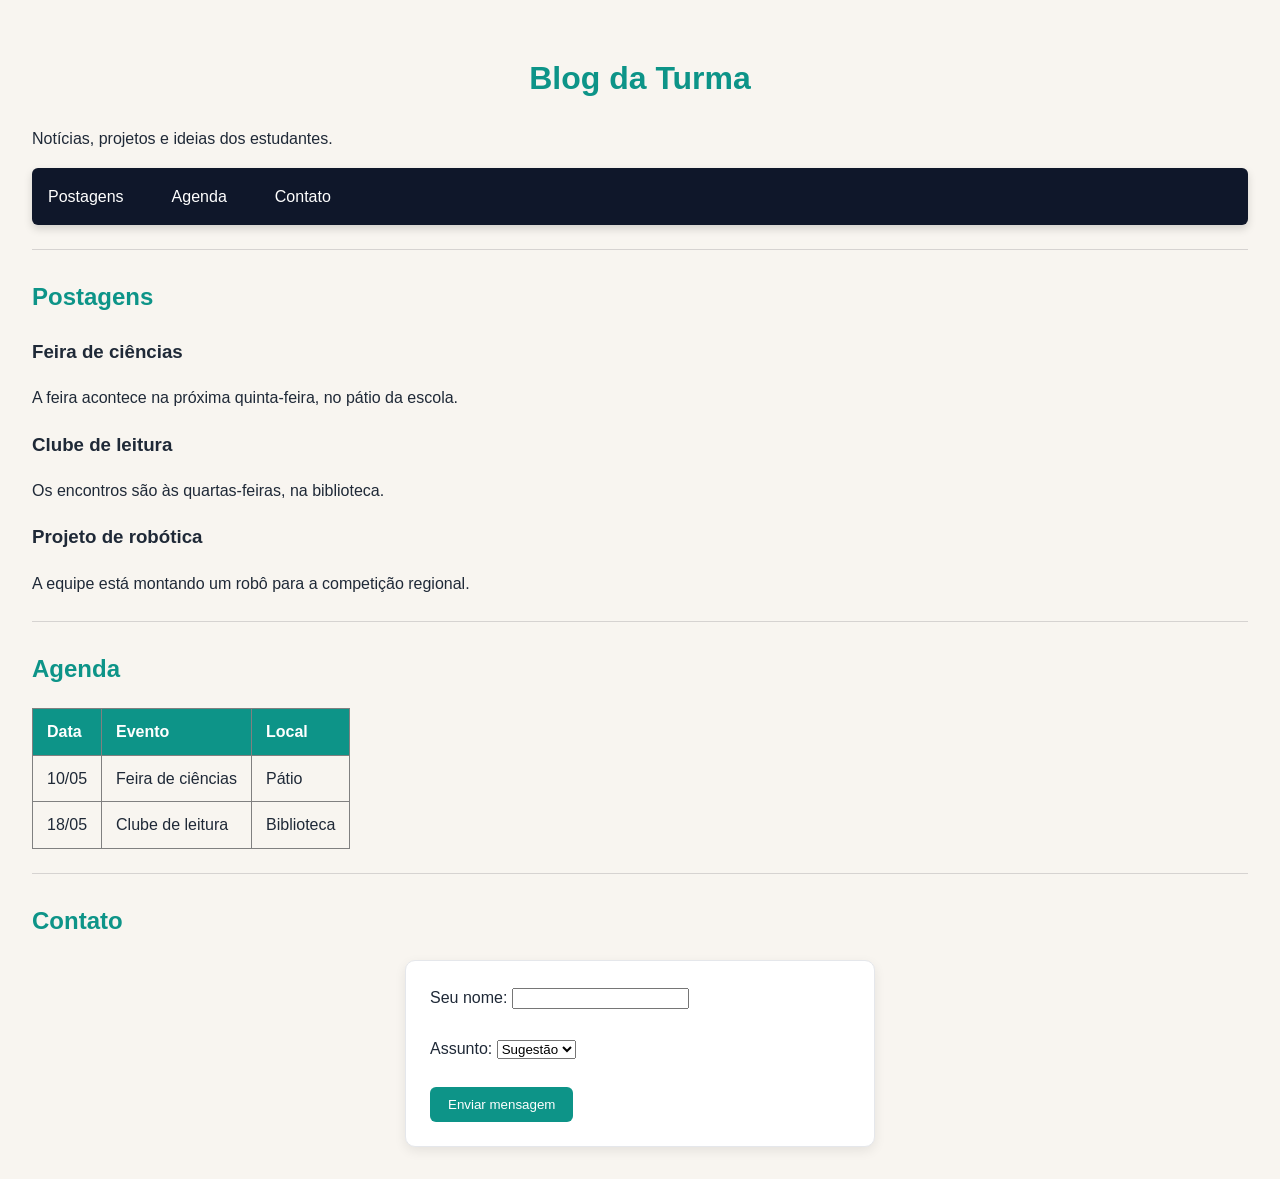
<file: index.html>
<!DOCTYPE html>
<html lang="pt-BR">
<head>
    <meta charset="UTF-8">
    <title>Blog da Turma</title>
    <link rel="stylesheet" href="estilo.css">
</head>
<body>
    <h1>Blog da Turma</h1>
    <p>Notícias, projetos e ideias dos estudantes.</p>

    <nav>
        <a href="#postagens">Postagens</a>
        |
        <a href="#agenda">Agenda</a>
        |
        <a href="#contato">Contato</a>
    </nav>

    <hr>

    <h2 id="postagens">Postagens</h2>

    <h3>Feira de ciências</h3>
    <p>A feira acontece na próxima quinta-feira, no pátio da escola.</p>

    <h3>Clube de leitura</h3>
    <p>Os encontros são às quartas-feiras, na biblioteca.</p>

    <h3>Projeto de robótica</h3>
    <p>A equipe está montando um robô para a competição regional.</p>

    <hr>

    <h2 id="agenda">Agenda</h2>

    <table border="1">
        <tr>
            <th>Data</th>
            <th>Evento</th>
            <th>Local</th>
        </tr>
        <tr>
            <td>10/05</td>
            <td>Feira de ciências</td>
            <td>Pátio</td>
        </tr>
        <tr>
            <td>18/05</td>
            <td>Clube de leitura</td>
            <td>Biblioteca</td>
        </tr>
    </table>

    <hr>

    <h2 id="contato">Contato</h2>

    <form action="https://httpbin.org/post" method="post">
        <label for="nome">Seu nome:</label>
        <input type="text" id="nome" name="nome" required>

        <br><br>

        <label for="assunto">Assunto:</label>
        <select id="assunto" name="assunto">
            <option>Sugestão</option>
            <option>Dúvida</option>
            <option>Elogio</option>
        </select>

        <br><br>

        <button type="submit">Enviar mensagem</button>
    </form>
</body>
</html>
</file>
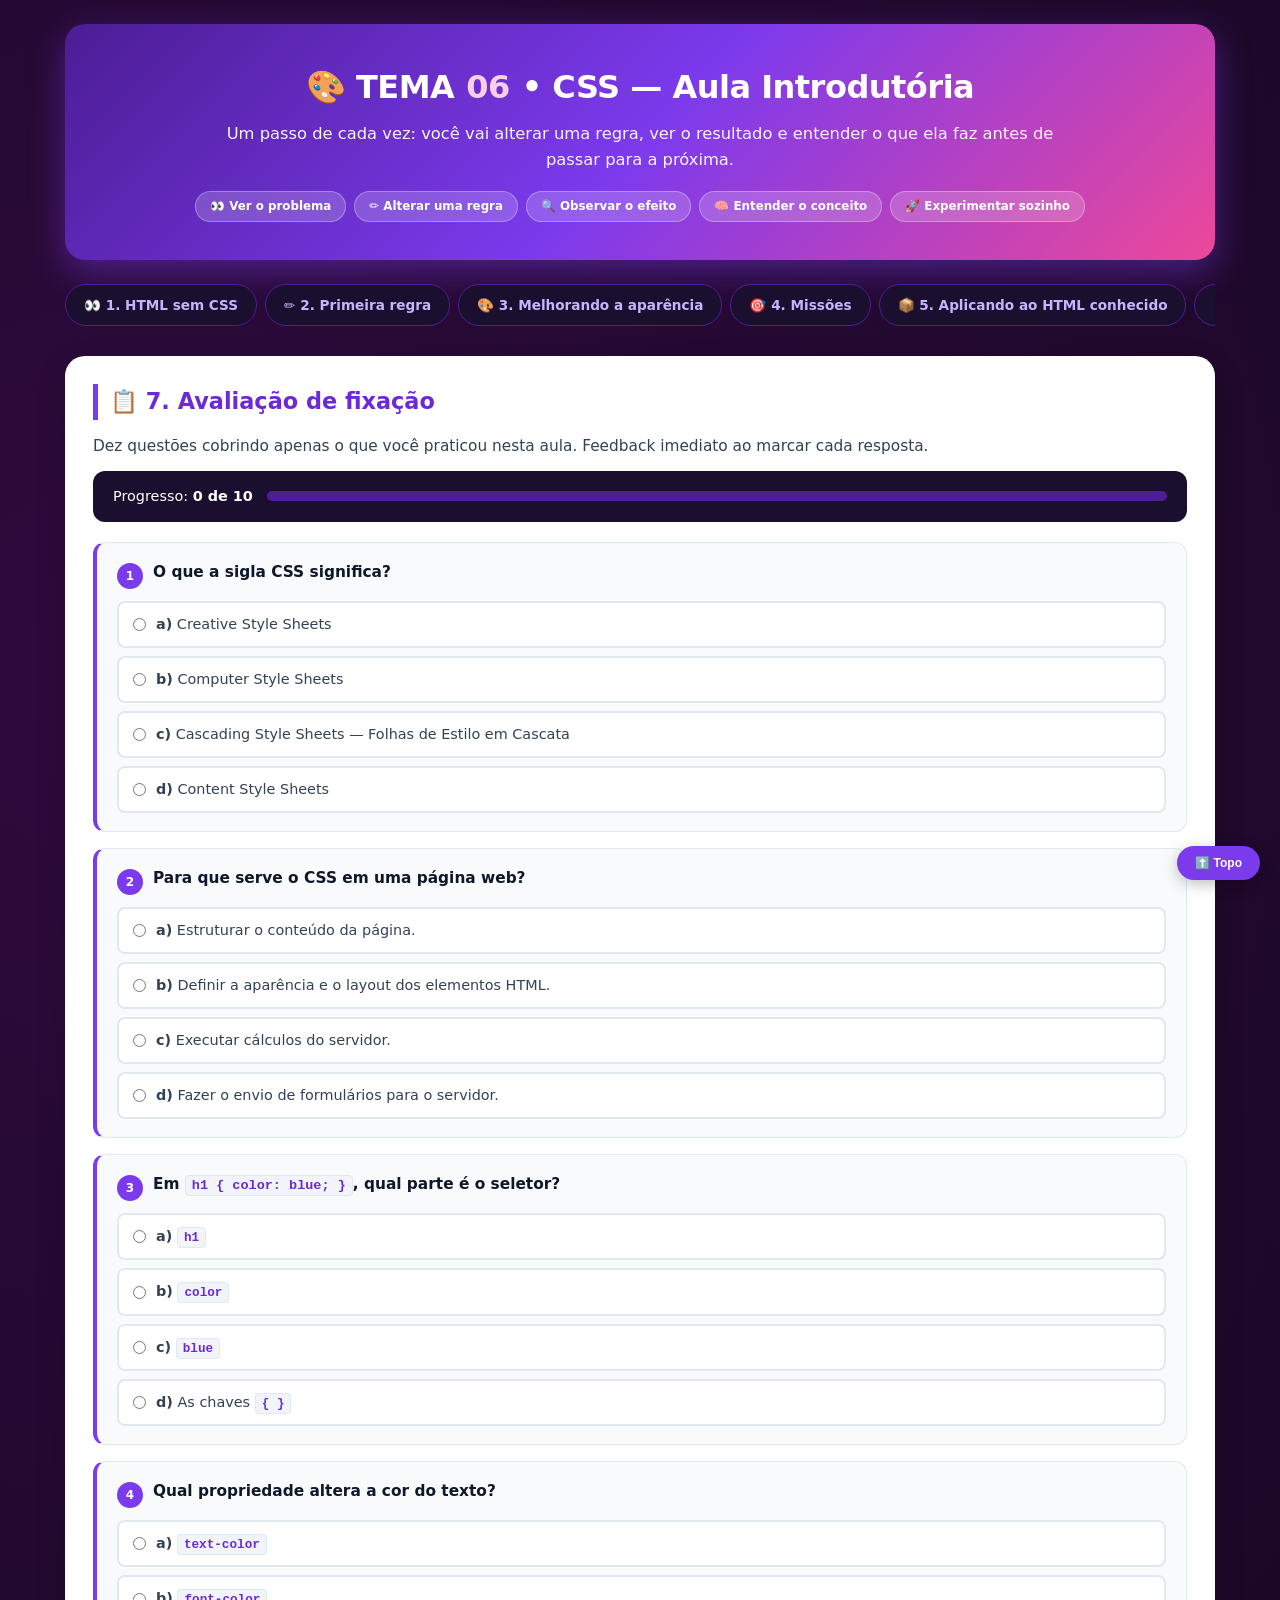
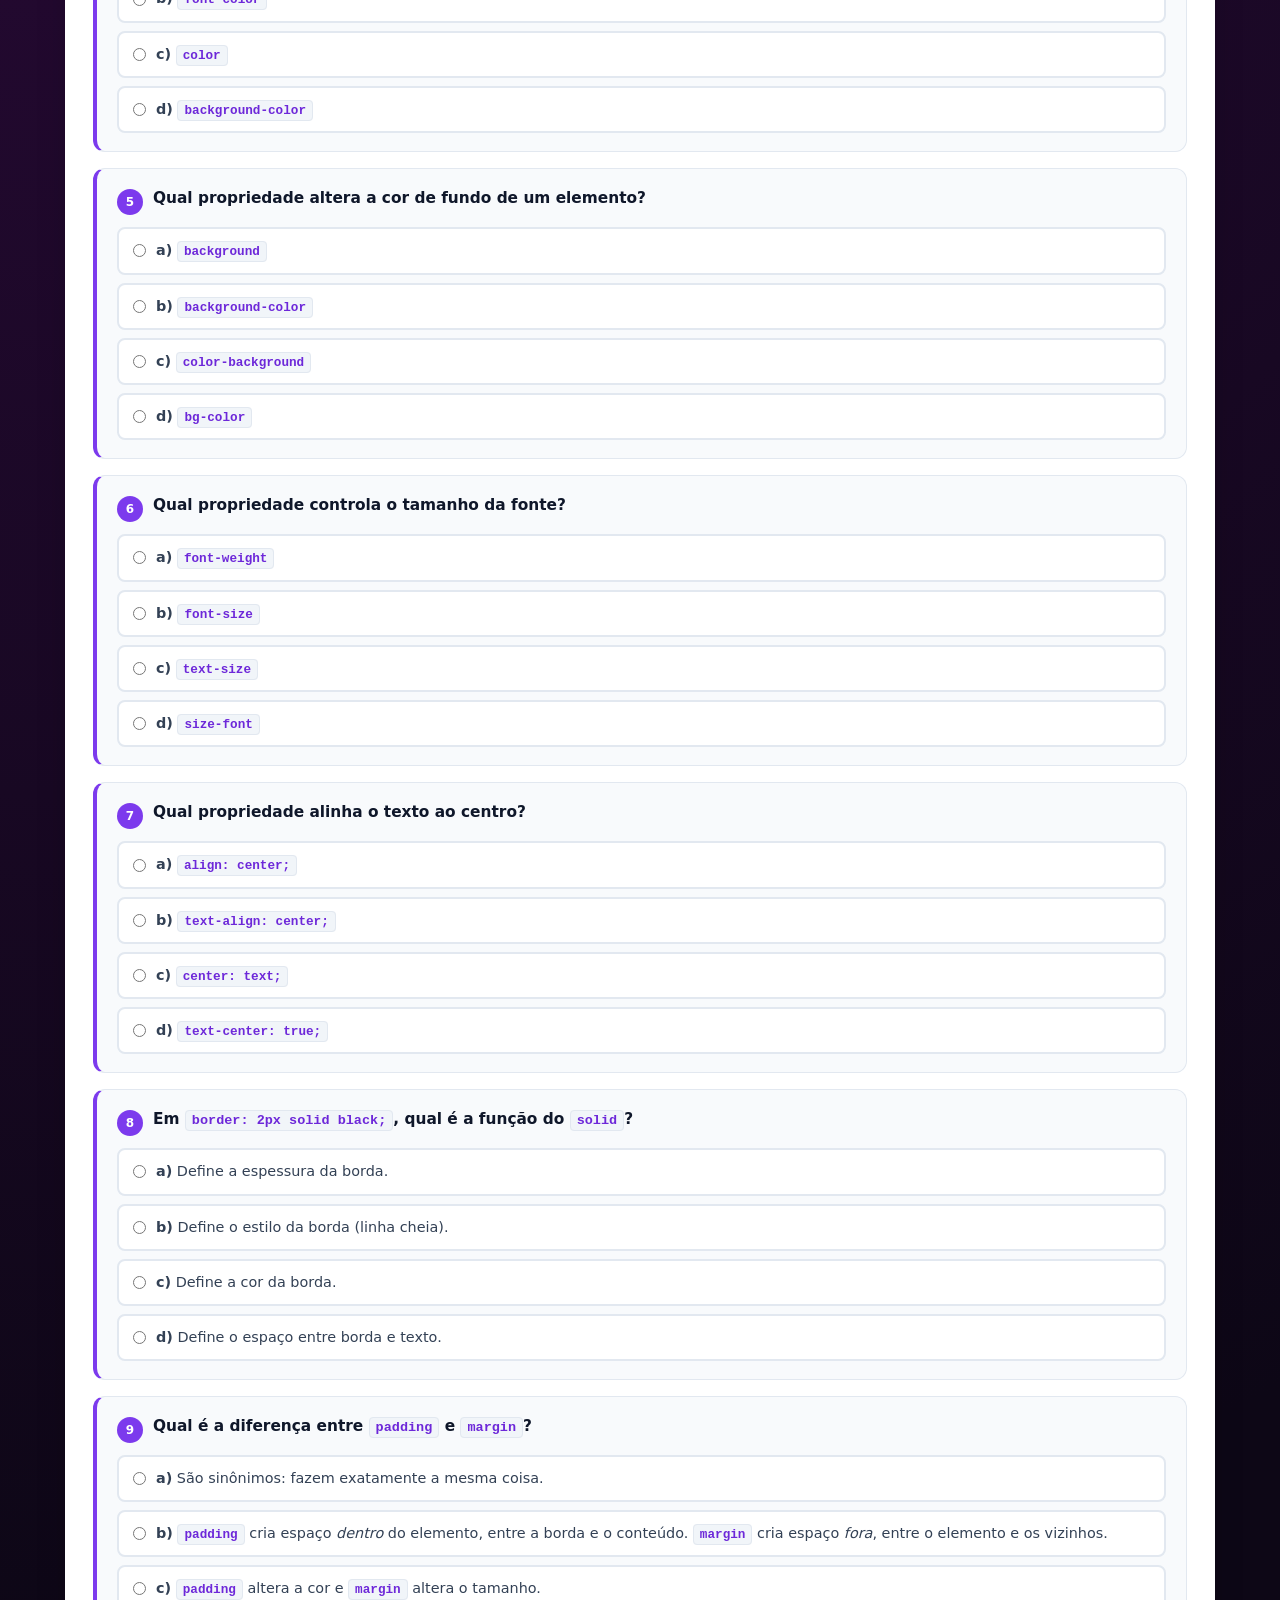
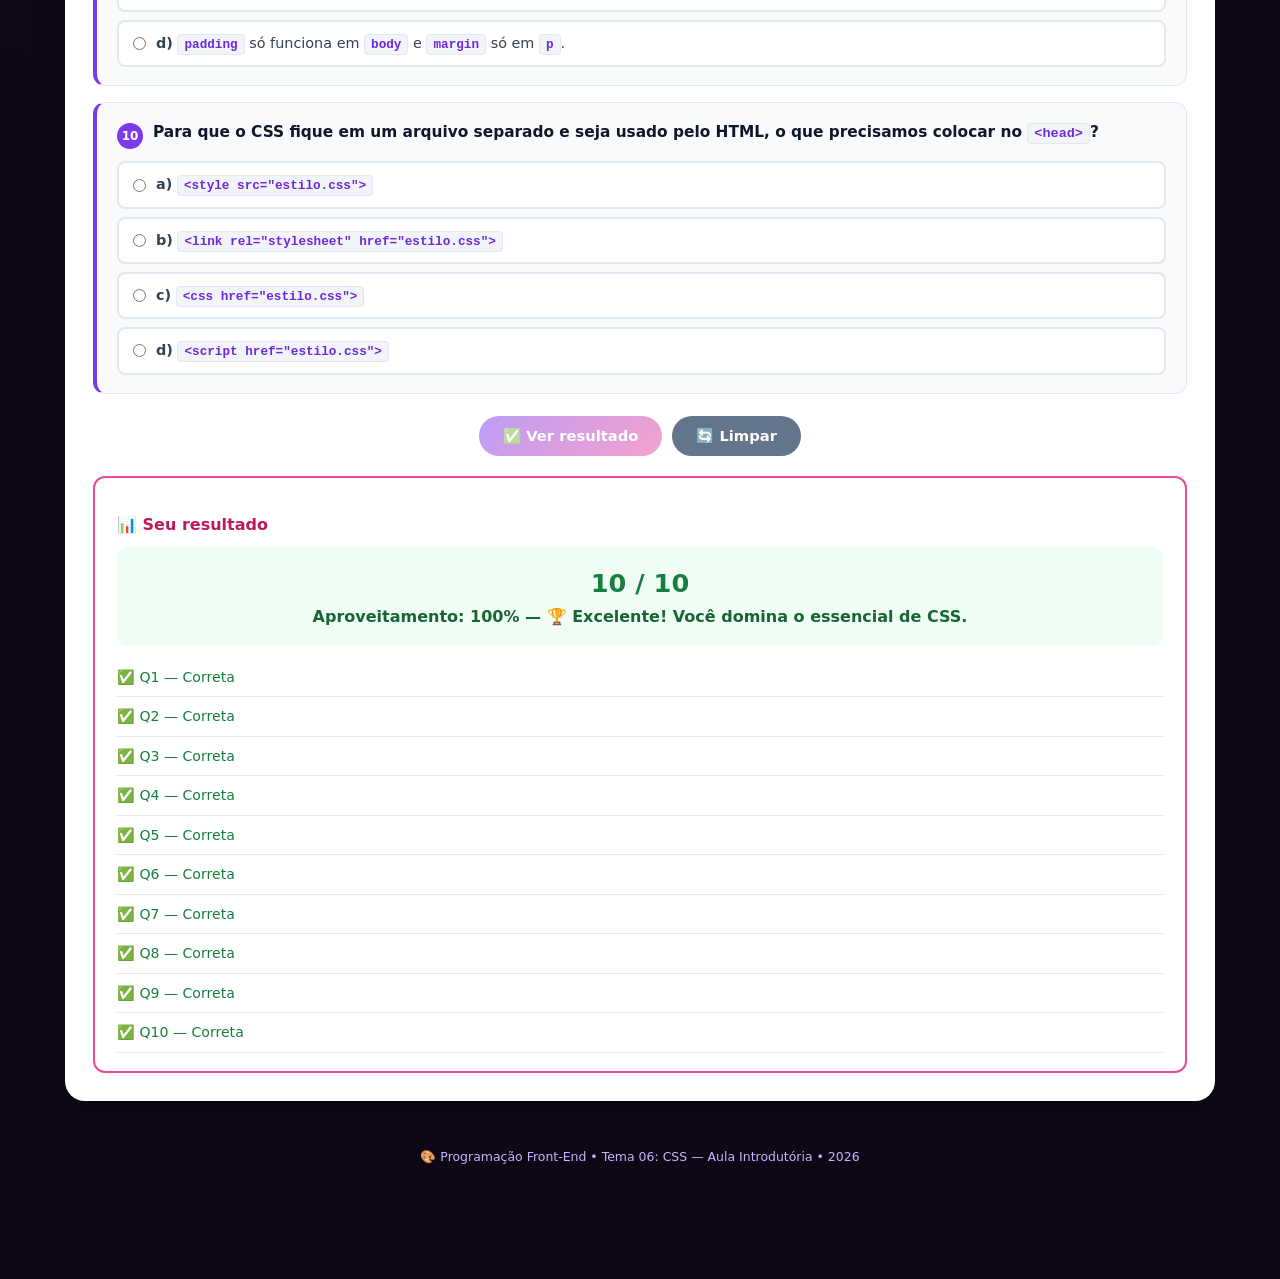
<file: 🎨 TEMA 06 • CSS — Aula Introdutória.html>
<!DOCTYPE html>
<!-- saved from url=(0059)https://almeida-cma.github.io/fe06/t6_css_introdutorio.html -->
<html lang="pt-BR"><head><meta http-equiv="Content-Type" content="text/html; charset=UTF-8">

<meta name="viewport" content="width=device-width, initial-scale=1.0">
<title>🎨 TEMA 06 • CSS — Aula Introdutória</title>
<style>
  :root{
    --bg-body:#0d0716;
    --surface-dark:#1a0f2e;
    --surface-hover:#2a1a44;
    --card-white:#ffffff;
    --primary:#7c3aed;
    --primary-hover:#6d28d9;
    --primary-light:#a78bfa;
    --accent:#ec4899;
    --accent-light:#f472b6;
    --text-dark:#0f172a;
    --text-muted:#64748b;
    --border-light:#e2e8f0;
    --border-dark:#4c1d95;
    --radius-main:20px;
    --transicao:all .25s ease;
    --ok:#16a34a;
    --ok-soft:#dcfce7;
    --no:#dc2626;
    --no-soft:#fee2e2;
  }
  *{margin:0;padding:0;box-sizing:border-box;}
  body{
    font-family:'Segoe UI',system-ui,-apple-system,sans-serif;
    background:radial-gradient(circle at 10% 15%,#2e0a3d 0%,#0d0716 65%);
    color:var(--text-dark);
    min-height:100vh;
    padding:24px 14px 90px;
    line-height:1.6;
  }
  .container{max-width:1150px;margin:0 auto;}

  .header{
    background:linear-gradient(135deg,#4c1d95 0%,#7c3aed 50%,#ec4899 100%);
    border-radius:var(--radius-main);
    padding:38px 24px;
    margin-bottom:24px;
    text-align:center;
    color:#fff;
    box-shadow:0 12px 35px rgba(124,58,237,.45);
  }
  .header h1{
    font-size:2rem;
    margin-bottom:8px;
    letter-spacing:-.5px;
    display:flex;
    align-items:center;
    justify-content:center;
    gap:12px;
    flex-wrap:wrap;
  }
  .header h1 span{color:#fbcfe8;}
  .header p{opacity:.95;font-size:1.02rem;max-width:860px;margin:0 auto;}
  .badge-group{display:flex;flex-wrap:wrap;gap:8px;justify-content:center;margin-top:18px;}
  .badge{
    background:rgba(255,255,255,.18);
    border:1px solid rgba(255,255,255,.3);
    padding:5px 14px;
    border-radius:30px;
    font-size:.74rem;
    font-weight:700;
    color:#fff;
  }

  .tabs-nav{
    display:flex;
    gap:8px;
    overflow-x:auto;
    padding-bottom:8px;
    margin-bottom:22px;
  }
  .tab-btn{
    background:var(--surface-dark);
    color:#c4b5fd;
    border:1px solid var(--border-dark);
    padding:12px 18px;
    border-radius:30px;
    font-size:.85rem;
    font-weight:700;
    cursor:pointer;
    white-space:nowrap;
    transition:var(--transicao);
    font-family:inherit;
  }
  .tab-btn:hover{color:#fff;background:var(--surface-hover);}
  .tab-btn.active{
    background:linear-gradient(135deg,#6d28d9,#ec4899);
    color:#fff;
    border-color:#f472b6;
    box-shadow:0 0 16px rgba(236,72,153,.45);
  }
  .tab-content{display:none;animation:fadeIn .3s ease-out;}
  .tab-content.active{display:block;}
  @keyframes fadeIn{
    from{opacity:0;transform:translateY(6px);}
    to{opacity:1;transform:translateY(0);}
  }

  .card{
    background:var(--card-white);
    border-radius:var(--radius-main);
    padding:28px;
    margin-bottom:24px;
    box-shadow:0 10px 30px rgba(0,0,0,.15);
  }
  .card h2{
    color:#6d28d9;
    margin-bottom:14px;
    border-left:5px solid var(--primary);
    padding-left:12px;
    font-size:1.4rem;
    display:flex;
    align-items:center;
    gap:8px;
    flex-wrap:wrap;
  }
  .card h3{
    color:#0f172a;
    margin:22px 0 10px 0;
    font-size:1.12rem;
    border-bottom:2px dashed #cbd5e1;
    padding-bottom:6px;
  }
  .card h4{color:#1e293b;margin:16px 0 8px 0;font-size:1rem;font-weight:700;}
  .card p{color:#334155;margin-bottom:12px;font-size:.96rem;}
  .card ul,.card ol{color:#334155;line-height:1.8;margin:8px 0 14px 25px;font-size:.95rem;}
  .card li{margin-bottom:4px;}

  code{
    background:#f1f5f9;
    color:#6d28d9;
    padding:2px 6px;
    border-radius:4px;
    font-family:'Courier New',monospace;
    font-weight:700;
    font-size:.88em;
    border:1px solid var(--border-light);
  }

  .highlight-box{padding:16px 20px;border-radius:12px;margin:14px 0;font-size:.94rem;line-height:1.7;}
  .highlight-box.blue{background:#e0f2fe;border-left:5px solid #0284c7;color:#0c4a6e;}
  .highlight-box.amber{background:#fef3c7;border-left:5px solid #d97706;color:#78350f;}
  .highlight-box.rose{background:#ffe4e6;border-left:5px solid #e11d48;color:#881337;}
  .highlight-box.green{background:#dcfce7;border-left:5px solid #16a34a;color:#14532d;}
  .highlight-box.purple{background:#ede9fe;border-left:5px solid #7c3aed;color:#4c1d95;}
  .highlight-box.pink{background:#fce7f3;border-left:5px solid #ec4899;color:#831843;}
  .highlight-box code{
    background:rgba(255,255,255,.85);
    border:1px solid rgba(0,0,0,.15);
    color:#0f172a;
    padding:2px 6px;
    border-radius:4px;
    font-weight:800;
    font-family:'Courier New',monospace;
    font-size:.88em;
  }

  /* ============ PREVIEWS ============ */
  .preview-frame{
    background:#ffffff;
    border:2px solid var(--border-light);
    border-radius:14px;
    overflow:hidden;
    margin:16px 0;
  }
  .preview-topo{
    background:#1a0f2e;
    color:#c4b5fd;
    padding:8px 14px;
    font-family:'Courier New',monospace;
    font-size:.76rem;
    font-weight:700;
    display:flex;
    justify-content:space-between;
    align-items:center;
    gap:8px;
    flex-wrap:wrap;
  }
  .preview-topo span:first-child::before{content:'🌐 ';}
  .preview-corpo{
    padding:24px;
    background:#fff;
    color:#0f172a;
    min-height:120px;
  }
  .preview-corpo h1{font-size:1.5rem;margin-bottom:10px;font-weight:700;}
  .preview-corpo p{font-size:.95rem;margin-bottom:10px;line-height:1.65;}
  .preview-corpo a{color:#2563eb;text-decoration:underline;}
  .preview-corpo button{
    background:#e5e7eb;
    color:#111827;
    border:1px solid #9ca3af;
    padding:6px 14px;
    border-radius:4px;
    font-family:inherit;
    font-size:.85rem;
    cursor:pointer;
  }

  /* ============ ANATOMIA ============ */
  .anatomia-css{
    background:#0b0518;
    border:2px solid var(--border-dark);
    border-radius:14px;
    padding:22px;
    margin:18px 0;
    font-family:'Courier New',monospace;
    font-size:.94rem;
    line-height:2;
    overflow-x:auto;
    color:#e2e8f0;
    white-space:pre-wrap;
    word-break:break-word;
  }
  .anatomia-css code,
  .anatomia-css span{
    background:transparent;
    border:0;
    padding:0;
    border-radius:0;
    font-family:inherit;
    font-size:inherit;
    font-weight:inherit;
    color:inherit;
  }
  .anatomia-css .tok-sel{color:#f472b6 !important;font-weight:800;}
  .anatomia-css .tok-prop{color:#a78bfa !important;font-weight:700;}
  .anatomia-css .tok-val{color:#86efac !important;font-weight:700;}
  .anatomia-css .tok-punct{color:#cbd5e1 !important;font-weight:700;}
  .anatomia-css .tok-tag{color:#fdba74 !important;font-weight:800;}
  .anatomia-css .tok-attr{color:#7dd3fc !important;font-weight:700;}
  .anatomia-css .tok-string{color:#fde047 !important;font-weight:700;}
  .anatomia-css .anotacao{
    display:inline-block;
    background:rgba(167,139,250,.15);
    border-left:3px solid #a78bfa;
    color:#c4b5fd;
    padding:1px 10px;
    border-radius:4px;
    font-size:.76rem;
    margin-left:12px;
    font-family:'Segoe UI',sans-serif;
    font-style:italic;
  }

  /* ============ TABELA ============ */
  table.tabela{
    width:100%;
    border-collapse:collapse;
    font-size:.88rem;
    margin:16px 0;
    background:#fff;
    border-radius:8px;
    overflow:hidden;
    box-shadow:0 2px 10px rgba(0,0,0,.06);
  }
  table.tabela thead tr{
    background:linear-gradient(135deg,#4c1d95,#ec4899);
    color:#fff;
  }
  table.tabela th{
    padding:12px 14px;
    text-align:left;
    font-weight:800;
    font-size:.84rem;
  }
  table.tabela td{
    padding:10px 14px;
    border-bottom:1px solid #e2e8f0;
    color:#334155;
    vertical-align:top;
  }
  table.tabela tbody tr:hover{background:#f8fafc;}
  table.tabela tbody tr:last-child td{border-bottom:none;}

  /* ============ COMPARAÇÃO HTML x CSS ============ */
  .comparacao-grid{
    display:grid;
    grid-template-columns:1fr 1fr;
    gap:16px;
    margin:18px 0;
  }
  .comparacao-card{
    background:#f8fafc;
    border:2px solid var(--border-light);
    border-radius:14px;
    padding:18px 20px;
  }
  .comparacao-card h4{
    margin:0 0 10px 0;
    font-size:.92rem;
    display:flex;
    align-items:center;
    gap:8px;
  }
  .comparacao-card.cru{border-color:#9ca3af;}
  .comparacao-card.cru h4{color:#374151;}
  .comparacao-card.estilizado{border-color:var(--primary);}
  .comparacao-card.estilizado h4{color:#6d28d9;}
  .mini-preview{
    background:#fff;
    border:1px dashed #cbd5e1;
    border-radius:8px;
    padding:14px;
    font-size:.82rem;
    line-height:1.55;
    color:#334155;
  }

  /* ============ CARTÕES DE PROPRIEDADE ============ */
  .prop-card{
    background:#f8fafc;
    border:2px solid var(--border-light);
    border-radius:14px;
    padding:22px;
    margin-bottom:20px;
    position:relative;
  }
  .prop-card::before{
    content:attr(data-numero);
    position:absolute;
    top:-14px;
    left:20px;
    background:var(--prop-cor, #7c3aed);
    color:#fff;
    padding:5px 16px;
    border-radius:20px;
    font-size:.72rem;
    font-weight:900;
    letter-spacing:.5px;
  }
  .prop-card h3{
    margin-top:6px;
    border:0;
    padding:0;
    font-size:1.08rem;
    color:#0f172a;
    margin-bottom:10px;
  }
  .prop-card[data-num="1"]{--prop-cor:#0284c7;}
  .prop-card[data-num="2"]{--prop-cor:#7c3aed;}
  .prop-card[data-num="3"]{--prop-cor:#ec4899;}
  .prop-card[data-num="4"]{--prop-cor:#d97706;}
  .prop-card[data-num="5"]{--prop-cor:#16a34a;}
  .prop-card[data-num="6"]{--prop-cor:#dc2626;}
  .prop-card[data-num="7"]{--prop-cor:#0891b2;}

  .editor-mini{
    background:#0b0518;
    border:2px solid var(--border-dark);
    border-radius:10px;
    overflow:hidden;
    margin:12px 0;
  }
  .editor-mini-topo{
    display:flex;
    justify-content:space-between;
    align-items:center;
    background:#1a0f2e;
    padding:6px 12px;
    border-bottom:1px solid var(--border-dark);
    flex-wrap:wrap;
    gap:6px;
  }
  .editor-mini-topo span{
    color:#f472b6;
    font-size:.74rem;
    font-weight:700;
    font-family:monospace;
  }
  .editor-mini-topo .btn-aplicar{
    background:#10b981;
    color:#042f2e;
    border:none;
    padding:5px 14px;
    border-radius:6px;
    font-family:inherit;
    font-size:.74rem;
    font-weight:800;
    cursor:pointer;
    transition:var(--transicao);
  }
  .editor-mini-topo .btn-aplicar:hover{background:#059669;color:#fff;}
  .editor-mini textarea{
    width:100%;
    border:none;
    outline:none;
    background:transparent;
    color:#e2e8f0;
    font-family:'Courier New',monospace;
    font-size:.84rem;
    line-height:1.65;
    padding:12px 14px;
    resize:vertical;
    min-height:80px;
  }
  .editor-mini textarea::selection{background:#4c1d95;}

  /* ============ MISSÕES ============ */
  .missao{
    background:#f8fafc;
    border:2px solid var(--border-light);
    border-left:6px solid var(--primary);
    border-radius:14px;
    padding:20px 22px;
    margin-bottom:22px;
  }
  .missao.concluida{
    border-left-color:var(--ok);
    background:#f0fdf4;
  }
  .missao-titulo{
    display:flex;
    align-items:flex-start;
    gap:10px;
    margin-bottom:8px;
  }
  .missao-numero{
    background:var(--primary);
    color:#fff;
    width:28px;
    height:28px;
    border-radius:50%;
    display:flex;
    align-items:center;
    justify-content:center;
    font-weight:900;
    font-size:.84rem;
    flex-shrink:0;
    margin-top:1px;
  }
  .missao.concluida .missao-numero{background:var(--ok);}
  .missao-titulo strong{
    font-size:1.02rem;
    color:#0f172a;
    line-height:1.4;
    display:block;
  }
  .missao-titulo small{
    color:#64748b;
    font-size:.8rem;
    display:block;
    margin-top:2px;
  }
  .missao-texto{
    font-size:.92rem;
    color:#334155;
    line-height:1.65;
    margin:8px 0 12px 0;
  }
  .missao-texto code{
    background:#ede9fe;
    border:1px solid #c4b5fd;
    color:#5b21b6;
  }
  .missao textarea{
    width:100%;
    min-height:82px;
    padding:12px 14px;
    border:2px solid var(--border-dark);
    border-radius:8px;
    background:#0b0518;
    color:#e2e8f0;
    font-family:'Courier New',monospace;
    font-size:.86rem;
    line-height:1.65;
    resize:vertical;
    outline:none;
  }
  .missao textarea:focus{border-color:#a78bfa;}
  .missao textarea::selection{background:#4c1d95;}
  .microlabel{
    display:block;
    font-size:.72rem;
    font-weight:800;
    color:#64748b;
    text-transform:uppercase;
    letter-spacing:.5px;
    margin-bottom:4px;
  }
  .acao-missao{
    display:flex;
    gap:10px;
    flex-wrap:wrap;
    align-items:center;
    margin-top:10px;
  }
  .btn{
    background:linear-gradient(135deg,var(--primary),#ec4899);
    color:#fff;
    border:none;
    padding:11px 24px;
    border-radius:30px;
    cursor:pointer;
    font-size:.92rem;
    font-weight:700;
    transition:var(--transicao);
    font-family:inherit;
  }
  .btn:hover:not(:disabled){
    transform:translateY(-2px);
    box-shadow:0 6px 18px rgba(124,58,237,.4);
  }
  .btn:disabled{opacity:.5;cursor:not-allowed;}
  .btn-check{
    background:#10b981;
    color:#042f2e;
  }
  .btn-check:hover:not(:disabled){background:#059669;color:#fff;box-shadow:0 6px 18px rgba(16,185,129,.4);}
  .btn-secundario{
    background:#64748b;
  }
  .btn-secundario:hover:not(:disabled){box-shadow:0 6px 18px rgba(100,116,139,.4);}

  .feedback-missao{
    display:none;
    margin-top:12px;
    padding:12px 16px;
    border-radius:8px;
    font-size:.88rem;
    line-height:1.6;
  }
  .feedback-missao.mostrar{display:block;animation:fadeIn .25s ease-out;}
  .feedback-missao.ok{background:#dcfce7;color:#14532d;border-left:4px solid var(--ok);}
  .feedback-missao.no{background:#fee2e2;color:#881337;border-left:4px solid var(--no);}

  .preview-missao{
    background:#fff;
    border:2px dashed #cbd5e1;
    border-radius:10px;
    padding:16px 20px;
    margin-top:12px;
    color:#0f172a;
    transition:all .3s;
  }
  .preview-missao h1{font-size:1.5rem;margin-bottom:8px;font-weight:700;}
  .preview-missao p{font-size:.95rem;margin-bottom:8px;}
  .preview-missao a{color:#2563eb;text-decoration:underline;}
  .preview-missao button{
    background:#e5e7eb;color:#111827;border:1px solid #9ca3af;
    padding:6px 14px;border-radius:4px;font-family:inherit;font-size:.85rem;cursor:pointer;
  }

  /* ============ ETAPA 5 - HTML CONHECIDO ============ */
  .aplicar-tabs{
    display:flex;
    gap:8px;
    flex-wrap:wrap;
    margin:16px 0;
  }
  .aplicar-tab{
    background:#f8fafc;
    color:#475569;
    border:2px solid var(--border-light);
    padding:10px 18px;
    border-radius:10px;
    font-family:inherit;
    font-size:.86rem;
    font-weight:700;
    cursor:pointer;
    transition:var(--transicao);
  }
  .aplicar-tab:hover{background:#f1f5f9;border-color:#cbd5e1;}
  .aplicar-tab.active{
    background:linear-gradient(135deg,#6d28d9,#ec4899);
    color:#fff;
    border-color:#c4b5fd;
  }
  .aplicar-bloco{display:none;}
  .aplicar-bloco.active{display:block;animation:fadeIn .25s ease-out;}

  .aplicar-grid{
    display:grid;
    grid-template-columns:1fr 1fr;
    gap:16px;
    margin-top:14px;
  }
  .aplicar-col h4{
    margin:0 0 8px 0;
    font-size:.82rem;
    text-transform:uppercase;
    letter-spacing:.5px;
    color:#64748b;
    font-weight:800;
  }
  .aplicar-col .editor-mini{margin-top:0;}

  .html-fixed{
    background:#0b0518;
    border:2px solid var(--border-dark);
    border-radius:10px;
    padding:12px 14px;
    color:#cbd5e1;
    font-family:'Courier New',monospace;
    font-size:.8rem;
    line-height:1.65;
    white-space:pre;
    overflow-x:auto;
    max-height:280px;
  }

  /* ============ COMPARAÇÃO 3 FORMAS ============ */
  .formas-grid{
    display:grid;
    grid-template-columns:1fr 1fr 1fr;
    gap:14px;
    margin:16px 0;
  }
  .forma-card{
    background:#f8fafc;
    border:2px solid var(--border-light);
    border-radius:12px;
    padding:16px 18px;
  }
  .forma-card h4{
    margin:0 0 8px 0;
    font-size:.92rem;
    color:#6d28d9;
  }
  .forma-card.inline{border-color:#f472b6;}
  .forma-card.interno{border-color:#a78bfa;}
  .forma-card.externo{border-color:#38bdf8;}
  .forma-card.inline h4{color:#831843;}
  .forma-card.interno h4{color:#4c1d95;}
  .forma-card.externo h4{color:#075985;}
  .forma-card p{font-size:.84rem;color:#475569;margin-bottom:8px;}
  .forma-card code{
    display:block;
    padding:8px 10px;
    background:#fff;
    border:1px solid var(--border-light);
    border-radius:6px;
    font-size:.76rem;
    word-break:break-all;
    white-space:normal;
    line-height:1.5;
    color:#0f172a;
  }

  /* ============ QUIZ ============ */
  .quiz-header{
    display:flex;
    justify-content:space-between;
    align-items:center;
    gap:14px;
    flex-wrap:wrap;
    background:#1a0f2e;
    color:#fff;
    padding:14px 20px;
    border-radius:12px;
    margin-bottom:20px;
  }
  .quiz-header .progresso-texto{font-size:.9rem;}
  .barra-quiz{
    flex:1;
    min-width:140px;
    height:10px;
    background:#4c1d95;
    border-radius:5px;
    overflow:hidden;
  }
  .barra-quiz-preenchimento{
    height:100%;
    width:0%;
    background:linear-gradient(90deg,#a78bfa,#f472b6);
    transition:width .3s;
  }
  .question{
    background:#f8fafc;
    border-radius:12px;
    padding:18px 20px;
    margin-bottom:16px;
    border-left:4px solid var(--primary);
    border-top:1px solid var(--border-light);
    border-right:1px solid var(--border-light);
    border-bottom:1px solid var(--border-light);
  }
  .question-header{
    font-weight:700;
    color:#0f172a;
    margin-bottom:12px;
    display:flex;
    align-items:flex-start;
    gap:10px;
    font-size:.96rem;
    line-height:1.5;
  }
  .question-number{
    background:var(--primary);
    color:#fff;
    width:26px;
    height:26px;
    border-radius:50%;
    text-align:center;
    line-height:26px;
    font-size:12px;
    font-weight:bold;
    flex-shrink:0;
    margin-top:2px;
  }
  .options{display:flex;flex-direction:column;gap:8px;}
  .option{
    display:flex;
    align-items:center;
    gap:10px;
    padding:10px 14px;
    background:#fff;
    border-radius:8px;
    border:2px solid var(--border-light);
    cursor:pointer;
    transition:var(--transicao);
    font-size:.9rem;
    color:#334155;
  }
  .option:hover:not(.disabled){
    border-color:var(--primary);
    background:#ede9fe;
    transform:translateX(3px);
  }
  .option.correct{border-color:var(--ok) !important;background:var(--ok-soft) !important;}
  .option.wrong{border-color:var(--no) !important;background:var(--no-soft) !important;}
  .option.disabled{cursor:default;opacity:.92;}
  .feedback-imediato{
    display:none;
    margin-top:12px;
    padding:12px 16px;
    border-radius:8px;
    font-size:.88rem;
    line-height:1.6;
  }
  .feedback-imediato.mostrar{display:block;}
  .feedback-imediato.ok{background:var(--ok-soft);color:#14532d;border-left:4px solid var(--ok);}
  .feedback-imediato.no{background:var(--no-soft);color:#881337;border-left:4px solid var(--no);}
  .results{
    background:#fff;
    border:2px solid var(--accent);
    border-radius:12px;
    padding:18px 22px;
    margin-top:20px;
    display:none;
  }
  .results.mostrar{display:block;}

  .btn-grupo{
    display:flex;
    gap:10px;
    justify-content:center;
    margin-top:22px;
    flex-wrap:wrap;
  }

  .toast-notificacao{
    position:fixed;
    bottom:24px;
    right:24px;
    background:#7c3aed;
    color:#fff;
    padding:12px 20px;
    border-radius:10px;
    font-weight:bold;
    font-size:.85rem;
    box-shadow:0 10px 25px rgba(0,0,0,.3);
    display:none;
    z-index:9999;
    animation:slideUp .3s ease;
    max-width:340px;
    line-height:1.5;
  }
  @keyframes slideUp{
    from{transform:translateY(20px);opacity:0;}
    to{transform:translateY(0);opacity:1;}
  }
  .btn-top{
    position:fixed;
    bottom:20px;
    right:20px;
    background:var(--primary);
    color:#fff;
    border:none;
    padding:10px 18px;
    border-radius:50px;
    cursor:pointer;
    font-size:12px;
    font-weight:700;
    box-shadow:0 4px 15px rgba(0,0,0,.25);
    z-index:100;
  }

  @media (max-width:860px){
    .comparacao-grid,
    .aplicar-grid,
    .formas-grid{grid-template-columns:1fr;}
  }

  @media (max-width:768px){
    .header h1{font-size:1.55rem;}
    .card{padding:18px 14px;}
    .tab-btn{padding:10px 14px;font-size:.78rem;}
    .anatomia-css{font-size:.8rem;padding:16px;}
    .missao{padding:16px;}
    .prop-card{padding:16px;}
    .editor-mini textarea{font-size:.8rem;}
  }
</style>
</head>
<body>

<div class="container" id="inicio">
  <header class="header">
    <h1>🎨 TEMA <span>06</span> • CSS — Aula Introdutória</h1>
    <p>Um passo de cada vez: você vai alterar uma regra, ver o resultado e entender o que ela faz antes de passar para a próxima.</p>
    <div class="badge-group">
      <span class="badge">👀 Ver o problema</span>
      <span class="badge">✏️ Alterar uma regra</span>
      <span class="badge">🔍 Observar o efeito</span>
      <span class="badge">🧠 Entender o conceito</span>
      <span class="badge">🚀 Experimentar sozinho</span>
    </div>
  </header>

  <nav class="tabs-nav">
    <button type="button" class="tab-btn" data-aba="aba-sem-css">👀 1. HTML sem CSS</button>
    <button type="button" class="tab-btn" data-aba="aba-primeira">✏️ 2. Primeira regra</button>
    <button type="button" class="tab-btn" data-aba="aba-melhorar">🎨 3. Melhorando a aparência</button>
    <button type="button" class="tab-btn" data-aba="aba-missoes">🎯 4. Missões</button>
    <button type="button" class="tab-btn" data-aba="aba-aplicar">📦 5. Aplicando ao HTML conhecido</button>
    <button type="button" class="tab-btn" data-aba="aba-separar">📁 6. Separar HTML e CSS</button>
    <button type="button" class="tab-btn active" data-aba="aba-avaliacao">📋 7. Avaliação</button>
  </nav>

  <!-- ============ ABA 1 — HTML SEM CSS ============ -->
  <div id="aba-sem-css" class="tab-content">
    <section class="card">
      <h2>👀 1. Uma página sem CSS</h2>

      <p>Antes de aprender CSS, veja o que acontece quando uma página HTML <strong>não tem nenhuma folha de estilo</strong>. Este é o modo padrão do navegador.</p>

      <h3>📄 A página como o navegador a exibe</h3>
      <div class="preview-frame">
        <div class="preview-topo">
          <span>pagina-crua.html</span>
          <span>sem estilo aplicado</span>
        </div>
        <div class="preview-corpo">
          <h1>Meu Primeiro Site</h1>
          <p>Esta é uma página HTML e ela está com a aparência padrão do navegador. Nada foi estilizado.</p>
          <p>Aqui temos um <a href="https://almeida-cma.github.io/fe06/t6_css_introdutorio.html#">link de exemplo</a> e um botão abaixo.</p>
          <button type="button">Clique aqui</button>
        </div>
      </div>

      <h3>🤔 A pergunta que abre o tema</h3>
      <div class="highlight-box purple">
        <strong>Repare:</strong> tudo está em Times New Roman, fundo branco, link azul sublinhado, botão cinza. Não há cor, espaçamento personalizado nem nada que diferencie esta página de qualquer outra.<br><br>
        <strong>Pergunta:</strong> como poderíamos mudar a cor do título, o fundo da página, o tamanho do texto e o espaçamento — <em>sem alterar o conteúdo</em> do HTML?
      </div>

      <h3>🧭 Três camadas, três responsabilidades</h3>
      <p>A web separa responsabilidades em três linguagens. Cada uma cuida de uma coisa:</p>

      <table class="tabela">
        <thead>
          <tr>
            <th>Camada</th>
            <th>Linguagem</th>
            <th>O que faz</th>
            <th>Exemplo</th>
          </tr>
        </thead>
        <tbody>
          <tr>
            <td><strong>Estrutura</strong></td>
            <td>HTML</td>
            <td>Diz o que cada elemento é.</td>
            <td><code>&lt;h1&gt;</code> é um título.</td>
          </tr>
          <tr>
            <td><strong>Apresentação</strong></td>
            <td>CSS</td>
            <td>Diz como cada elemento aparece.</td>
            <td>O título é azul e ocupa toda a largura.</td>
          </tr>
          <tr>
            <td><strong>Comportamento</strong></td>
            <td>JavaScript</td>
            <td>Diz o que acontece quando o usuário age.</td>
            <td>Ao clicar, o botão abre um menu.</td>
          </tr>
        </tbody>
      </table>

      <div class="highlight-box blue">
        <strong>Definição em uma frase:</strong> CSS <em>(Cascading Style Sheets — Folhas de Estilo em Cascata)</em> é a linguagem que descreve <strong>como</strong> os elementos HTML devem ser exibidos. Ela não muda o que existe na página; muda a aparência do que já existe.
      </div>

      <h3>🎯 O que você vai conseguir fazer nesta aula</h3>
      <ul>
        <li>Escrever uma regra CSS simples e entender cada parte dela.</li>
        <li>Alterar a cor, o fundo, o tamanho do texto, o alinhamento, as bordas e os espaçamentos de qualquer elemento.</li>
        <li>Aplicar esses conhecimentos em HTML que você já estudou: navegação, listas, tabelas e formulários.</li>
        <li>Salvar o CSS em um arquivo separado, no formato profissional.</li>
      </ul>
    </section>
  </div>

  <!-- ============ ABA 2 — PRIMEIRA REGRA ============ -->
  <div id="aba-primeira" class="tab-content">
    <section class="card">
      <h2>✏️ 2. A primeira regra CSS</h2>

      <p>Vamos começar com uma única mudança: fazer o título ficar azul.</p>

      <h3>🔬 A regra desmontada</h3>
      <div class="anatomia-css"><span class="tok-sel">h1</span> <span class="tok-punct">{</span>
  <span class="tok-prop">color</span><span class="tok-punct">:</span> <span class="tok-val">blue</span><span class="tok-punct">;</span>
<span class="tok-punct">}</span></div>

      <table class="tabela">
        <thead>
          <tr>
            <th>Parte</th>
            <th>O que é</th>
            <th>Função</th>
          </tr>
        </thead>
        <tbody>
          <tr>
            <td><code>h1</code></td>
            <td><strong>Seletor</strong></td>
            <td>Escolhe <em>quais</em> elementos a regra vai afetar. Aqui, todos os <code>&lt;h1&gt;</code> da página.</td>
          </tr>
          <tr>
            <td><code>{ }</code></td>
            <td><strong>Chaves</strong></td>
            <td>Delimitam o bloco de regras. Tudo que está dentro delas vale para o seletor.</td>
          </tr>
          <tr>
            <td><code>color</code></td>
            <td><strong>Propriedade</strong></td>
            <td>O que está sendo alterado. Aqui, a cor do texto.</td>
          </tr>
          <tr>
            <td><code>:</code></td>
            <td><strong>Dois-pontos</strong></td>
            <td>Separa a propriedade do valor. Toda declaração tem dois-pontos.</td>
          </tr>
          <tr>
            <td><code>blue</code></td>
            <td><strong>Valor</strong></td>
            <td>O que a propriedade assume. Aqui, a cor azul.</td>
          </tr>
          <tr>
            <td><code>;</code></td>
            <td><strong>Ponto e vírgula</strong></td>
            <td>Encerra a declaração. Obrigatório entre uma declaração e a próxima.</td>
          </tr>
        </tbody>
      </table>

      <div class="highlight-box amber">
        <strong>⚠️ Detalhes que quebram a regra:</strong><br>
        • Esquecer o <code>;</code> depois do valor faz a próxima declaração se juntar a ele, e a regra inteira é ignorada.<br>
        • Usar <code>=</code> no lugar de <code>:</code> também quebra — CSS usa dois-pontos, não sinal de igual.<br>
        • Escrever <code>Color</code> (maiúscula) funciona em CSS, mas o padrão é minúscula; adote minúscula sempre.
      </div>

      <h3>🧪 Teste ao vivo</h3>
      <p>Altere o valor de <code>color</code> no editor abaixo, clique em <strong>Aplicar</strong> e observe o título mudar. Tente valores como <code>red</code>, <code>green</code>, <code>purple</code> ou <code>#e11d48</code>.</p>

      <div class="editor-mini">
        <div class="editor-mini-topo">
          <span>experimento-01.css</span>
          <button type="button" class="btn-aplicar" data-aplicar-exp="exp1">▶ Aplicar</button>
        </div>
        <textarea id="exp1-editor" spellcheck="false">h1 {
  color: blue;
}</textarea>
      </div>

      <div class="preview-frame">
        <div class="preview-topo">
          <span>pagina-css.html</span>
          <span>com o CSS do editor acima</span>
        </div>
        <div class="preview-corpo" id="exp1-preview">
          <h1>Meu Primeiro Site</h1>
          <p>Esta é uma página HTML e agora ela tem uma regra CSS aplicada.</p>
          <p>Aqui temos um <a href="https://almeida-cma.github.io/fe06/t6_css_introdutorio.html#">link de exemplo</a> e um botão abaixo.</p>
          <button type="button">Clique aqui</button>
        </div>
      </div>

      <h3>💡 Por que a cor "blue" funciona?</h3>
      <p>CSS aceita três formas de escrever cores:</p>
      <table class="tabela">
        <thead>
          <tr>
            <th>Forma</th>
            <th>Exemplo</th>
            <th>Observação</th>
          </tr>
        </thead>
        <tbody>
          <tr>
            <td><strong>Nome</strong></td>
            <td><code>blue</code>, <code>red</code>, <code>green</code></td>
            <td>Mais de 140 nomes prontos. Fácil para experimentar.</td>
          </tr>
          <tr>
            <td><strong>Hexadecimal</strong></td>
            <td><code>#ff0000</code>, <code>#1e40af</code></td>
            <td>Padrão profissional. Permite qualquer combinação.</td>
          </tr>
          <tr>
            <td><strong>RGB</strong></td>
            <td><code>rgb(255, 0, 0)</code></td>
            <td>Útil quando precisa controlar os canais individualmente.</td>
          </tr>
        </tbody>
      </table>

      <div class="highlight-box green">
        <strong>✅ Primeiro objetivo concluído:</strong> você já alterou o conteúdo visual de uma página <em>sem tocar em uma letra do HTML</em>. É essa a ideia central do CSS.
      </div>
    </section>
  </div>

  <!-- ============ ABA 3 — MELHORANDO A APARÊNCIA ============ -->
  <div id="aba-melhorar" class="tab-content">
    <section class="card">
      <h2>🎨 3. Melhorando a aparência, uma propriedade por vez</h2>
      <p>Vamos acrescentar propriedades em sequência. Antes de cada uma, observe o resultado da anterior — a próxima só faz sentido depois que a atual está clara.</p>
      <p>Use o <strong>editor de CSS</strong> no final desta aba para experimentar todas juntas. Cada cartão abaixo ilustra <em>uma</em> propriedade.</p>

      <!-- 1 -->
      <div class="prop-card" data-numero="PROPRIEDADE 1 / 7" data-num="1">
        <h3>🎨 <code>color</code> — a cor do texto</h3>
        <p>Já conhecemos. Altera somente a cor da <strong>letra</strong>, não do fundo.</p>
        <div class="anatomia-css"><span class="tok-sel">p</span> <span class="tok-punct">{</span> <span class="tok-prop">color</span><span class="tok-punct">:</span> <span class="tok-val">#1e40af</span><span class="tok-punct">;</span> <span class="tok-punct">}</span></div>
        <div class="preview-frame"><div class="preview-corpo"><p style="color:#1e40af;margin:0;">Este parágrafo tem letras azuis.</p></div></div>
      </div>

      <!-- 2 -->
      <div class="prop-card" data-numero="PROPRIEDADE 2 / 7" data-num="2">
        <h3>🎨 <code>background-color</code> — a cor de fundo</h3>
        <p>Pinta o fundo <strong>do elemento</strong>. Aplicado em <code>body</code>, pinta a página inteira.</p>
        <div class="anatomia-css"><span class="tok-sel">body</span> <span class="tok-punct">{</span> <span class="tok-prop">background-color</span><span class="tok-punct">:</span> <span class="tok-val">#fef3c7</span><span class="tok-punct">;</span> <span class="tok-punct">}</span></div>
        <div class="preview-frame" style="background:#fef3c7;"><div class="preview-corpo"><p style="margin:0;">A página agora tem fundo amarelo claro.</p></div></div>
      </div>

      <!-- 3 -->
      <div class="prop-card" data-numero="PROPRIEDADE 3 / 7" data-num="3">
        <h3>🎨 <code>font-size</code> — o tamanho da letra</h3>
        <p>Controla o tamanho do texto. O valor mais comum é em <strong>pixels</strong> (<code>px</code>).</p>
        <div class="anatomia-css"><span class="tok-sel">p</span> <span class="tok-punct">{</span> <span class="tok-prop">font-size</span><span class="tok-punct">:</span> <span class="tok-val">22px</span><span class="tok-punct">;</span> <span class="tok-punct">}</span></div>
        <div class="preview-frame"><div class="preview-corpo"><p style="font-size:22px;margin:0;">Este parágrafo está com 22 pixels de tamanho.</p></div></div>
        <div class="highlight-box amber" style="margin-top:12px;">
          <strong>Pratique:</strong> altere para <code>14px</code>, depois <code>28px</code>. Repare como a leitura muda.
        </div>
      </div>

      <!-- 4 -->
      <div class="prop-card" data-numero="PROPRIEDADE 4 / 7" data-num="4">
        <h3>🎨 <code>text-align</code> — o alinhamento do texto</h3>
        <p>Move o texto dentro do espaço do elemento. Aceita <code>left</code>, <code>center</code>, <code>right</code> e <code>justify</code>.</p>
        <div class="anatomia-css"><span class="tok-sel">h1</span> <span class="tok-punct">{</span> <span class="tok-prop">text-align</span><span class="tok-punct">:</span> <span class="tok-val">center</span><span class="tok-punct">;</span> <span class="tok-punct">}</span></div>
        <div class="preview-frame"><div class="preview-corpo"><h1 style="text-align:center;margin:0;">Título centralizado</h1></div></div>
      </div>

      <!-- 5 -->
      <div class="prop-card" data-numero="PROPRIEDADE 5 / 7" data-num="5">
        <h3>🎨 <code>border</code> — a borda</h3>
        <p>Desenha uma linha em volta do elemento. Tem três partes na ordem: <strong>espessura</strong>, <strong>estilo</strong> e <strong>cor</strong>.</p>
        <div class="anatomia-css"><span class="tok-sel">p</span> <span class="tok-punct">{</span> <span class="tok-prop">border</span><span class="tok-punct">:</span> <span class="tok-val">2px solid #7c3aed</span><span class="tok-punct">;</span> <span class="tok-punct">}</span></div>
        <div class="preview-frame"><div class="preview-corpo"><p style="border:2px solid #7c3aed;padding:10px;margin:0;">Este parágrafo tem uma borda roxa de 2px.</p></div></div>
        <div class="highlight-box blue" style="margin-top:12px;">
          <strong>Estilos de borda comuns:</strong> <code>solid</code> (linha cheia), <code>dashed</code> (tracejada), <code>dotted</code> (pontilhada).
        </div>
      </div>

      <!-- 6 -->
      <div class="prop-card" data-numero="PROPRIEDADE 6 / 7" data-num="6">
        <h3>🎨 <code>padding</code> — o espaço interno</h3>
        <p>Empurra o conteúdo <strong>para dentro</strong>, entre a borda e o texto. Funciona como uma folga.</p>
        <div class="anatomia-css"><span class="tok-sel">p</span> <span class="tok-punct">{</span> <span class="tok-prop">padding</span><span class="tok-punct">:</span> <span class="tok-val">20px</span><span class="tok-punct">;</span> <span class="tok-punct">}</span></div>
        <div class="preview-frame"><div class="preview-corpo"><p style="border:2px solid #7c3aed;padding:20px;margin:0;">Este parágrafo tem 20px de espaço interno em todos os lados. Compare com o cartão anterior.</p></div></div>
      </div>

      <!-- 7 -->
      <div class="prop-card" data-numero="PROPRIEDADE 7 / 7" data-num="7">
        <h3>🎨 <code>margin</code> — o espaço externo</h3>
        <p>Empurra <strong>para fora</strong>, criando espaço entre este elemento e os vizinhos. Diferente do <code>padding</code>, que empurra para dentro.</p>
        <div class="anatomia-css"><span class="tok-sel">p</span> <span class="tok-punct">{</span> <span class="tok-prop">margin</span><span class="tok-punct">:</span> <span class="tok-val">20px</span><span class="tok-punct">;</span> <span class="tok-punct">}</span></div>
        <div class="preview-frame"><div class="preview-corpo">
          <p style="border:2px solid #7c3aed;padding:10px;margin:0;">Este parágrafo tem borda mas nenhuma margin.</p>
          <p style="border:2px solid #7c3aed;padding:10px;margin:20px 0;">Este parágrafo tem 20px de margin.</p>
          <p style="border:2px solid #7c3aed;padding:10px;margin:0;">Repare a distância entre eles.</p>
        </div></div>
        <div class="highlight-box green" style="margin-top:12px;">
          <strong>Resumo da diferença:</strong><br>
          <code>padding</code> = espaço <em>dentro</em> da borda, junto ao texto.<br>
          <code>margin</code> = espaço <em>fora</em> da borda, junto aos outros elementos.
        </div>
      </div>

      <h3>🧪 Junte tudo</h3>
      <p>Agora edite o CSS abaixo com o que você aprendeu. Aplique e observe o resultado no preview abaixo do editor.</p>

      <div class="editor-mini">
        <div class="editor-mini-topo">
          <span>experimento-02.css</span>
          <button type="button" class="btn-aplicar" data-aplicar-exp="exp2">▶ Aplicar</button>
        </div>
        <textarea id="exp2-editor" spellcheck="false">body {
  background-color: #fef9c3;
  font-family: Arial, sans-serif;
}

h1 {
  color: #6d28d9;
  text-align: center;
  border: 2px solid #6d28d9;
  padding: 10px;
}

p {
  font-size: 18px;
  margin: 16px 0;
}

button {
  background-color: #7c3aed;
  color: white;
  border: none;
  padding: 10px 20px;
}</textarea>
      </div>

      <div class="preview-frame">
        <div class="preview-topo">
          <span>pagina-final.html</span>
          <span>com o CSS do editor acima</span>
        </div>
        <div class="preview-corpo" id="exp2-preview">
          <h1>Meu Primeiro Site</h1>
          <p>Esta é uma página HTML e agora ela tem várias regras CSS aplicadas.</p>
          <p>Aqui temos um <a href="https://almeida-cma.github.io/fe06/t6_css_introdutorio.html#">link de exemplo</a> e um botão abaixo.</p>
          <button type="button">Clique aqui</button>
        </div>
      </div>

      <div class="highlight-box blue">
        <strong>O que você fez até agora:</strong> descobriu que cada propriedade altera <em>uma coisa específica</em> na aparência do elemento, e que a mudança aparece imediatamente ao aplicar. Esse é o ciclo básico do CSS: <strong>escrever → aplicar → observar → ajustar</strong>.
      </div>
    </section>
  </div>

  <!-- ============ ABA 4 — MISSÕES ============ -->
  <div id="aba-missoes" class="tab-content">
    <section class="card">
      <h2>🎯 4. Missões práticas</h2>
      <p>Cinco missões curtas. Cada uma pede que você escreva uma regra CSS com um objetivo claro. Escreva no editor, aplique e confira se a propriedade pedida apareceu no resultado.</p>

      <div class="highlight-box purple">
        <strong>Como funciona a conferência:</strong> o sistema verifica se a sua regra está bem formada (seletor, chaves, propriedade, dois-pontos, valor e ponto e vírgula) e se ela inclui a <strong>propriedade-alvo</strong> da missão. Não há resposta pronta — qualquer valor válido para a propriedade conta como correto.
      </div>

      <!-- MISSÃO 1 -->
      <div class="missao" id="missao-1">
        <div class="missao-titulo">
          <div class="missao-numero">1</div>
          <div>
            <strong>Mudar a cor do título</strong>
            <small>Alvo: propriedade <code>color</code> aplicada ao <code>h1</code></small>
          </div>
        </div>
        <div class="missao-texto">
          Escreva uma regra que deixe o texto do <code>h1</code> em qualquer cor diferente de preto. Use <code>red</code>, <code>blue</code>, <code>#7c3aed</code> ou o valor que preferir.
        </div>
        <label class="microlabel" for="missao-1-editor">Seu CSS</label>
        <textarea id="missao-1-editor" spellcheck="false" placeholder="h1 {
  color: ...;
}"></textarea>
        <div class="acao-missao">
          <button type="button" class="btn btn-check" data-verificar="1">✔ Verificar</button>
        </div>
        <div class="preview-missao" id="missao-1-preview">
          <h1>Meu Primeiro Site</h1>
          <p>Parágrafo de exemplo.</p>
        </div>
        <div class="feedback-missao" id="missao-1-feedback"></div>
      </div>

      <!-- MISSÃO 2 -->
      <div class="missao" id="missao-2">
        <div class="missao-titulo">
          <div class="missao-numero">2</div>
          <div>
            <strong>Alterar o fundo da página</strong>
            <small>Alvo: propriedade <code>background-color</code> no <code>body</code></small>
          </div>
        </div>
        <div class="missao-texto">
          Escreva uma regra que aplique um fundo claro na página inteira. Use <code>lightyellow</code>, <code>#f1f5f9</code> ou outro valor claro.
        </div>
        <label class="microlabel" for="missao-2-editor">Seu CSS</label>
        <textarea id="missao-2-editor" spellcheck="false" placeholder="body {
  background-color: ...;
}"></textarea>
        <div class="acao-missao">
          <button type="button" class="btn btn-check" data-verificar="2">✔ Verificar</button>
        </div>
        <div class="preview-missao" id="missao-2-preview">
          <h1>Meu Primeiro Site</h1>
          <p>O fundo deve mudar de claro.</p>
        </div>
        <div class="feedback-missao" id="missao-2-feedback"></div>
      </div>

      <!-- MISSÃO 3 -->
      <div class="missao" id="missao-3">
        <div class="missao-titulo">
          <div class="missao-numero">3</div>
          <div>
            <strong>Aumentar o tamanho do texto</strong>
            <small>Alvo: propriedade <code>font-size</code> no <code>p</code></small>
          </div>
        </div>
        <div class="missao-texto">
          Escreva uma regra que deixe os parágrafos maiores que o padrão. Qualquer valor acima de <code>16px</code> serve.
        </div>
        <label class="microlabel" for="missao-3-editor">Seu CSS</label>
        <textarea id="missao-3-editor" spellcheck="false" placeholder="p {
  font-size: ...;
}"></textarea>
        <div class="acao-missao">
          <button type="button" class="btn btn-check" data-verificar="3">✔ Verificar</button>
        </div>
        <div class="preview-missao" id="missao-3-preview">
          <h1>Tamanho padrão</h1>
          <p>Este parágrafo deve ficar maior após a regra.</p>
        </div>
        <div class="feedback-missao" id="missao-3-feedback"></div>
      </div>

      <!-- MISSÃO 4 -->
      <div class="missao" id="missao-4">
        <div class="missao-titulo">
          <div class="missao-numero">4</div>
          <div>
            <strong>Criar uma borda</strong>
            <small>Alvo: propriedade <code>border</code> no <code>h1</code></small>
          </div>
        </div>
        <div class="missao-texto">
          Escreva uma regra que desenhe uma borda em volta do título. Use a estrutura <code>espessura estilo cor</code> — por exemplo, <code>2px solid black</code>.
        </div>
        <label class="microlabel" for="missao-4-editor">Seu CSS</label>
        <textarea id="missao-4-editor" spellcheck="false" placeholder="h1 {
  border: ...;
}"></textarea>
        <div class="acao-missao">
          <button type="button" class="btn btn-check" data-verificar="4">✔ Verificar</button>
        </div>
        <div class="preview-missao" id="missao-4-preview">
          <h1>Título com borda</h1>
          <p>Uma borda deve aparecer em volta do título acima.</p>
        </div>
        <div class="feedback-missao" id="missao-4-feedback"></div>
      </div>

      <!-- MISSÃO 5 -->
      <div class="missao" id="missao-5">
        <div class="missao-titulo">
          <div class="missao-numero">5</div>
          <div>
            <strong>Criar espaço interno</strong>
            <small>Alvo: propriedade <code>padding</code> no <code>h1</code></small>
          </div>
        </div>
        <div class="missao-texto">
          Agora que o título tem borda, adicione espaço entre a borda e o texto usando <code>padding</code>. Use um valor entre <code>10px</code> e <code>30px</code>.
        </div>
        <label class="microlabel" for="missao-5-editor">Seu CSS</label>
        <textarea id="missao-5-editor" spellcheck="false" placeholder="h1 {
  border: 2px solid black;
  padding: ...;
}"></textarea>
        <div class="acao-missao">
          <button type="button" class="btn btn-check" data-verificar="5">✔ Verificar</button>
        </div>
        <div class="preview-missao" id="missao-5-preview" style="border:0;">
          <h1 style="border:2px solid black;">Título com borda e padding</h1>
          <p>Adicione padding para que o texto não cole na borda.</p>
        </div>
        <div class="feedback-missao" id="missao-5-feedback"></div>
      </div>

      <div class="highlight-box green">
        <strong>Parabéns!</strong> Você já sabe mudar cor de texto, fundo, tamanho, borda e espaçamento interno. Isso cobre boa parte do que se usa no dia a dia de CSS iniciante.
      </div>
    </section>
  </div>

  <!-- ============ ABA 5 — APLICAR AO HTML CONHECIDO ============ -->
  <div id="aba-aplicar" class="tab-content">
    <section class="card">
      <h2>📦 5. Aplicar ao HTML que você já conhece</h2>
      <p>Aqui você vai usar CSS em elementos que já estudou: links de navegação, listas ordenadas, tabelas e formulários. A regra é <strong>nunca alterar o HTML</strong>; só o CSS.</p>

      <div class="aplicar-tabs">
        <button type="button" class="aplicar-tab active" data-aplicar="nav">🧭 Navegação</button>
        <button type="button" class="aplicar-tab" data-aplicar="lista">📋 Lista ordenada</button>
        <button type="button" class="aplicar-tab" data-aplicar="tabela">📊 Tabela</button>
        <button type="button" class="aplicar-tab" data-aplicar="formulario">📝 Formulário</button>
      </div>

      <!-- NAVEGAÇÃO -->
      <div class="aplicar-bloco active" data-bloco="nav">
        <h3>🧭 Navegação com links</h3>
        <p>Um menu simples, sem estilo. Seu objetivo: fazer os links parecerem uma barra de navegação — fundo escuro, texto claro, sem sublinhado, algum espaçamento entre eles.</p>
        <div class="aplicar-grid">
          <div class="aplicar-col">
            <h4>HTML (não altere)</h4>
            <div class="html-fixed">&lt;nav&gt;
  &lt;a href="#"&gt;Início&lt;/a&gt;
  &lt;a href="#"&gt;Sobre&lt;/a&gt;
  &lt;a href="#"&gt;Contato&lt;/a&gt;
&lt;/nav&gt;</div>
            <h4 style="margin-top:14px;">Seu CSS</h4>
            <div class="editor-mini">
              <div class="editor-mini-topo">
                <span>navegacao.css</span>
                <button type="button" class="btn-aplicar" data-aplicar-exp="nav">▶ Aplicar</button>
              </div>
              <textarea id="nav-editor" spellcheck="false">nav {
  background-color: #1e293b;
  padding: 14px;
}

nav a {
  color: #ffffff;
  text-decoration: none;
  margin-right: 20px;
}</textarea>
            </div>
          </div>
          <div class="aplicar-col">
            <h4>Resultado</h4>
            <div class="preview-frame" style="margin-top:0;">
              <div class="preview-corpo" id="nav-preview">
                <nav>
                  <a href="https://almeida-cma.github.io/fe06/t6_css_introdutorio.html#">Início</a>
                  <a href="https://almeida-cma.github.io/fe06/t6_css_introdutorio.html#">Sobre</a>
                  <a href="https://almeida-cma.github.io/fe06/t6_css_introdutorio.html#">Contato</a>
                </nav>
              </div>
            </div>
          </div>
        </div>
        <div class="highlight-box blue">
          <strong>Novo conceito simples:</strong> o seletor <code>nav a</code> (com espaço) significa "todo <code>&lt;a&gt;</code> que esteja dentro de um <code>&lt;nav&gt;</code>". O espaço lê como "dentro de". Se quiser estilizar apenas um grupo de links sem afetar os de fora, esse é o caminho.
        </div>
      </div>

      <!-- LISTA -->
      <div class="aplicar-bloco" data-bloco="lista">
        <h3>📋 Lista ordenada</h3>
        <p>Uma lista de compras, sem estilo. Objetivo: dar fundo, espaçamento interno, borda e afastamento entre os itens.</p>
        <div class="aplicar-grid">
          <div class="aplicar-col">
            <h4>HTML (não altere)</h4>
            <div class="html-fixed">&lt;ol&gt;
  &lt;li&gt;Estudar CSS&lt;/li&gt;
  &lt;li&gt;Praticar no editor&lt;/li&gt;
  &lt;li&gt;Fazer as missões&lt;/li&gt;
&lt;/ol&gt;</div>
            <h4 style="margin-top:14px;">Seu CSS</h4>
            <div class="editor-mini">
              <div class="editor-mini-topo">
                <span>lista.css</span>
                <button type="button" class="btn-aplicar" data-aplicar-exp="lista">▶ Aplicar</button>
              </div>
              <textarea id="lista-editor" spellcheck="false">ol {
  background-color: #f1f5f9;
  padding: 20px 20px 20px 40px;
  border: 2px solid #cbd5e1;
}

li {
  margin-bottom: 10px;
  font-size: 17px;
}</textarea>
            </div>
          </div>
          <div class="aplicar-col">
            <h4>Resultado</h4>
            <div class="preview-frame" style="margin-top:0;">
              <div class="preview-corpo" id="lista-preview">
                <ol>
                  <li>Estudar CSS</li>
                  <li>Praticar no editor</li>
                  <li>Fazer as missões</li>
                </ol>
              </div>
            </div>
          </div>
        </div>
      </div>

      <!-- TABELA -->
      <div class="aplicar-bloco" data-bloco="tabela">
        <h3>📊 Tabela de notas</h3>
        <p>Uma tabela sem estilo. Objetivo: dar borda, espaçamento nas células e fundo no cabeçalho.</p>
        <div class="aplicar-grid">
          <div class="aplicar-col">
            <h4>HTML (não altere)</h4>
            <div class="html-fixed">&lt;table&gt;
  &lt;thead&gt;
    &lt;tr&gt;
      &lt;th&gt;Aluno&lt;/th&gt;
      &lt;th&gt;Nota&lt;/th&gt;
    &lt;/tr&gt;
  &lt;/thead&gt;
  &lt;tbody&gt;
    &lt;tr&gt;
      &lt;td&gt;Ana&lt;/td&gt;
      &lt;td&gt;9,0&lt;/td&gt;
    &lt;/tr&gt;
    &lt;tr&gt;
      &lt;td&gt;João&lt;/td&gt;
      &lt;td&gt;7,5&lt;/td&gt;
    &lt;/tr&gt;
  &lt;/tbody&gt;
&lt;/table&gt;</div>
            <h4 style="margin-top:14px;">Seu CSS</h4>
            <div class="editor-mini">
              <div class="editor-mini-topo">
                <span>tabela.css</span>
                <button type="button" class="btn-aplicar" data-aplicar-exp="tabela">▶ Aplicar</button>
              </div>
              <textarea id="tabela-editor" spellcheck="false">table {
  border-collapse: collapse;
  width: 100%;
}

th, td {
  border: 1px solid #cbd5e1;
  padding: 10px;
  text-align: left;
}

th {
  background-color: #7c3aed;
  color: white;
}</textarea>
            </div>
          </div>
          <div class="aplicar-col">
            <h4>Resultado</h4>
            <div class="preview-frame" style="margin-top:0;">
              <div class="preview-corpo" id="tabela-preview">
                <table>
                  <thead>
                    <tr><th>Aluno</th><th>Nota</th></tr>
                  </thead>
                  <tbody>
                    <tr><td>Ana</td><td>9,0</td></tr>
                    <tr><td>João</td><td>7,5</td></tr>
                  </tbody>
                </table>
              </div>
            </div>
          </div>
        </div>
        <div class="highlight-box amber" style="margin-top:14px;">
          <strong>Duas propriedades novas apareceram:</strong><br>
          • <code>border-collapse: collapse</code> junta as bordas das células em uma linha única.<br>
          • O seletor <code>th, td</code> (com vírgula) aplica a mesma regra <em>aos dois</em> seletores, de forma independente.
        </div>
      </div>

      <!-- FORMULÁRIO -->
      <div class="aplicar-bloco" data-bloco="formulario">
        <h3>📝 Formulário de contato</h3>
        <p>Um formulário como o do Tema 5, sem estilo. Objetivo: dar espaçamento nos campos, bordas suaves e um botão com destaque.</p>
        <div class="aplicar-grid">
          <div class="aplicar-col">
            <h4>HTML (não altere)</h4>
            <div class="html-fixed">&lt;form&gt;
  &lt;label&gt;Nome&lt;/label&gt;
  &lt;input type="text"&gt;

  &lt;label&gt;E-mail&lt;/label&gt;
  &lt;input type="email"&gt;

  &lt;button type="submit"&gt;Enviar&lt;/button&gt;
&lt;/form&gt;</div>
            <h4 style="margin-top:14px;">Seu CSS</h4>
            <div class="editor-mini">
              <div class="editor-mini-topo">
                <span>formulario.css</span>
                <button type="button" class="btn-aplicar" data-aplicar-exp="formulario">▶ Aplicar</button>
              </div>
              <textarea id="formulario-editor" spellcheck="false">form {
  padding: 20px;
  border: 2px solid #cbd5e1;
  max-width: 320px;
}

label {
  display: block;
  margin-top: 12px;
  font-weight: bold;
}

input {
  width: 100%;
  padding: 8px;
  margin-top: 4px;
  border: 1px solid #94a3b8;
}

button {
  margin-top: 16px;
  background-color: #7c3aed;
  color: white;
  border: none;
  padding: 10px 22px;
}</textarea>
            </div>
          </div>
          <div class="aplicar-col">
            <h4>Resultado</h4>
            <div class="preview-frame" style="margin-top:0;">
              <div class="preview-corpo" id="formulario-preview">
                <form>
                  <label>Nome</label>
                  <input type="text">
                  <label>E-mail</label>
                  <input type="email">
                  <button type="submit">Enviar</button>
                </form>
              </div>
            </div>
          </div>
        </div>
        <div class="highlight-box blue" style="margin-top:14px;">
          <strong>Detalhe:</strong> <code>label { display: block; }</code> faz cada rótulo ocupar uma linha própria. Sem isso, o rótulo fica ao lado do campo. É o mesmo conceito de "block vs inline" que você verá em detalhe na apostila de referência.
        </div>
      </div>
    </section>
  </div>

  <!-- ============ ABA 6 — SEPARAR HTML E CSS ============ -->
  <div id="aba-separar" class="tab-content">
    <section class="card">
      <h2>📁 6. Separar HTML e CSS</h2>
      <p>Até agora você colocou o CSS dentro do próprio HTML, num bloco <code>&lt;style&gt;</code>. Funciona, mas na prática profissional o CSS mora em um arquivo separado. Vamos entender as três formas.</p>

      <h3>🧩 As três formas de aplicar CSS</h3>
      <div class="formas-grid">
        <div class="forma-card inline">
          <h4>1. Inline (dentro da tag)</h4>
          <p>No atributo <code>style</code> do próprio elemento.</p>
          <code>&lt;p style="color: red;"&gt;</code>
          <p style="margin-top:8px;font-size:.8rem;"><strong>Quando usar:</strong> ajuste pontual em um único elemento. Raramente recomendado.</p>
        </div>
        <div class="forma-card interno">
          <h4>2. Interno (no &lt;head&gt;)</h4>
          <p>Dentro de um bloco <code>&lt;style&gt;</code> no documento HTML.</p>
          <code>&lt;style&gt;\np { color: red; }\n&lt;/style&gt;</code>
          <p style="margin-top:8px;font-size:.8rem;"><strong>Quando usar:</strong> página única ou experimento rápido. É o que usamos até aqui.</p>
        </div>
        <div class="forma-card externo">
          <h4>3. Externo (arquivo .css)</h4>
          <p>Em um arquivo separado, ligado por <code>&lt;link&gt;</code>.</p>
          <code>&lt;link rel="stylesheet"\n      href="estilo.css"&gt;</code>
          <p style="margin-top:8px;font-size:.8rem;"><strong>Quando usar:</strong> prática profissional. Um arquivo serve a várias páginas.</p>
        </div>
      </div>

      <div class="highlight-box green">
        <strong>Por que o externo é o padrão profissional?</strong><br>
        • Você escreve o CSS <strong>uma vez</strong> e ele vale para todas as páginas que o referenciam.<br>
        • O navegador <strong>guarda em cache</strong> o arquivo <code>.css</code>, deixando as próximas páginas mais rápidas.<br>
        • Seu <code>index.html</code> fica limpo, contendo só conteúdo, e o arquivo <code>estilo.css</code> contém só aparência.
      </div>

      <h3>🛠 Como aplicar na prática</h3>
      <ol>
        <li>Crie uma pasta no computador, por exemplo, <code>meu-site</code>.</li>
        <li>Dentro dela, crie <strong>dois arquivos</strong>: <code>index.html</code> e <code>estilo.css</code>.</li>
        <li>Em <code>estilo.css</code>, cole o CSS que você escreveu nos experimentos desta aula.</li>
        <li>Em <code>index.html</code>, no <code>&lt;head&gt;</code>, adicione a tag <code>&lt;link&gt;</code> apontando para o arquivo.</li>
        <li>Abra o <code>index.html</code> no navegador. O estilo deve aparecer aplicado.</li>
      </ol>

      <h3>📄 index.html</h3>
      <div class="anatomia-css"><span class="tok-punct">&lt;!DOCTYPE</span> <span class="tok-tag">html</span><span class="tok-punct">&gt;</span>
<span class="tok-punct">&lt;</span><span class="tok-tag">html</span> <span class="tok-attr">lang</span><span class="tok-punct">=</span><span class="tok-string">"pt-BR"</span><span class="tok-punct">&gt;</span>
<span class="tok-punct">&lt;</span><span class="tok-tag">head</span><span class="tok-punct">&gt;</span>
  <span class="tok-punct">&lt;</span><span class="tok-tag">meta</span> <span class="tok-attr">charset</span><span class="tok-punct">=</span><span class="tok-string">"UTF-8"</span><span class="tok-punct">&gt;</span>
  <span class="tok-punct">&lt;</span><span class="tok-tag">link</span> <span class="tok-attr">rel</span><span class="tok-punct">=</span><span class="tok-string">"stylesheet"</span> <span class="tok-attr">href</span><span class="tok-punct">=</span><span class="tok-string">"estilo.css"</span><span class="tok-punct">&gt;</span>
  <span class="tok-punct">&lt;</span><span class="tok-tag">title</span><span class="tok-punct">&gt;</span>Meu Primeiro Site<span class="tok-punct">&lt;/</span><span class="tok-tag">title</span><span class="tok-punct">&gt;</span>
<span class="tok-punct">&lt;/</span><span class="tok-tag">head</span><span class="tok-punct">&gt;</span>
<span class="tok-punct">&lt;</span><span class="tok-tag">body</span><span class="tok-punct">&gt;</span>
  <span class="tok-punct">&lt;</span><span class="tok-tag">h1</span><span class="tok-punct">&gt;</span>Meu Primeiro Site<span class="tok-punct">&lt;/</span><span class="tok-tag">h1</span><span class="tok-punct">&gt;</span>
  <span class="tok-punct">&lt;</span><span class="tok-tag">p</span><span class="tok-punct">&gt;</span>Página estilizada por arquivo externo.<span class="tok-punct">&lt;/</span><span class="tok-tag">p</span><span class="tok-punct">&gt;</span>
<span class="tok-punct">&lt;/</span><span class="tok-tag">body</span><span class="tok-punct">&gt;</span>
<span class="tok-punct">&lt;/</span><span class="tok-tag">html</span><span class="tok-punct">&gt;</span></div>

      <h3>📄 estilo.css</h3>
      <div class="anatomia-css"><span class="tok-sel">body</span> <span class="tok-punct">{</span>
  <span class="tok-prop">background-color</span><span class="tok-punct">:</span> <span class="tok-val">#fef9c3</span><span class="tok-punct">;</span>
  <span class="tok-prop">font-family</span><span class="tok-punct">:</span> <span class="tok-val">Arial, sans-serif</span><span class="tok-punct">;</span>
<span class="tok-punct">}</span>

<span class="tok-sel">h1</span> <span class="tok-punct">{</span>
  <span class="tok-prop">color</span><span class="tok-punct">:</span> <span class="tok-val">#6d28d9</span><span class="tok-punct">;</span>
  <span class="tok-prop">border</span><span class="tok-punct">:</span> <span class="tok-val">2px solid #6d28d9</span><span class="tok-punct">;</span>
  <span class="tok-prop">padding</span><span class="tok-punct">:</span> <span class="tok-val">10px</span><span class="tok-punct">;</span>
<span class="tok-punct">}</span></div>

      <div class="highlight-box amber">
        <strong>⚠️ Erros comuns ao usar externo:</strong><br>
        • O arquivo <code>estilo.css</code> precisa estar na mesma pasta do <code>index.html</code> (ou o caminho no <code>href</code> precisa apontar para onde ele está).<br>
        • A tag <code>&lt;link&gt;</code> é um <em>void element</em>: não tem tag de fechamento <code>&lt;/link&gt;</code>.<br>
        • O <code>rel="stylesheet"</code> é obrigatório — sem ele o navegador não aplica o arquivo como estilo.
      </div>

      <div class="highlight-box blue">
        <strong>Você chegou ao fim do conteúdo essencial.</strong> Agora sabe escrever regras CSS, aplicar as propriedades principais, entender o efeito de cada uma, usar em HTML que já conhece e separar HTML do CSS como profissional. A próxima aba é a avaliação.
      </div>
    </section>
  </div>

  <!-- ============ ABA 7 — AVALIAÇÃO ============ -->
  <div id="aba-avaliacao" class="tab-content active">
    <section class="card">
      <h2>📋 7. Avaliação de fixação</h2>
      <p>Dez questões cobrindo apenas o que você praticou nesta aula. Feedback imediato ao marcar cada resposta.</p>

      <div class="quiz-header">
        <span class="progresso-texto">Progresso: <strong id="txt-progresso-css">10 de 10</strong></span>
        <div class="barra-quiz"><div class="barra-quiz-preenchimento" id="fill-progresso-css" style="width: 100%;"></div></div>
      </div>

      <div id="container-questoes-css"><div class="question" id="css-q1"><div class="question-header"><span class="question-number">1</span><div>O que a sigla CSS significa?</div></div><div class="options"><div class="option disabled" data-letra="a"><input type="radio" name="css-q1" value="a" tabindex="-1"><label><strong>a)</strong> Creative Style Sheets</label></div><div class="option disabled" data-letra="b"><input type="radio" name="css-q1" value="b" tabindex="-1"><label><strong>b)</strong> Computer Style Sheets</label></div><div class="option disabled correct" data-letra="c"><input type="radio" name="css-q1" value="c" tabindex="-1"><label><strong>c)</strong> Cascading Style Sheets — Folhas de Estilo em Cascata</label></div><div class="option disabled" data-letra="d"><input type="radio" name="css-q1" value="d" tabindex="-1"><label><strong>d)</strong> Content Style Sheets</label></div></div><div class="feedback-imediato mostrar ok" id="feed-css-q1">✅ <strong>Correto!</strong> Cascading Style Sheets. Em português: Folhas de Estilo em Cascata.</div></div><div class="question" id="css-q2"><div class="question-header"><span class="question-number">2</span><div>Para que serve o CSS em uma página web?</div></div><div class="options"><div class="option disabled" data-letra="a"><input type="radio" name="css-q2" value="a" tabindex="-1"><label><strong>a)</strong> Estruturar o conteúdo da página.</label></div><div class="option disabled correct" data-letra="b"><input type="radio" name="css-q2" value="b" tabindex="-1"><label><strong>b)</strong> Definir a aparência e o layout dos elementos HTML.</label></div><div class="option disabled" data-letra="c"><input type="radio" name="css-q2" value="c" tabindex="-1"><label><strong>c)</strong> Executar cálculos do servidor.</label></div><div class="option disabled" data-letra="d"><input type="radio" name="css-q2" value="d" tabindex="-1"><label><strong>d)</strong> Fazer o envio de formulários para o servidor.</label></div></div><div class="feedback-imediato mostrar ok" id="feed-css-q2">✅ <strong>Correto!</strong> O CSS cuida da aparência: cores, tamanhos, espaçamentos, bordas. A estrutura fica por conta do HTML; o comportamento, do JavaScript.</div></div><div class="question" id="css-q3"><div class="question-header"><span class="question-number">3</span><div>Em <code>h1 { color: blue; }</code>, qual parte é o <strong>seletor</strong>?</div></div><div class="options"><div class="option disabled correct" data-letra="a"><input type="radio" name="css-q3" value="a" tabindex="-1"><label><strong>a)</strong> <code>h1</code></label></div><div class="option disabled" data-letra="b"><input type="radio" name="css-q3" value="b" tabindex="-1"><label><strong>b)</strong> <code>color</code></label></div><div class="option disabled" data-letra="c"><input type="radio" name="css-q3" value="c" tabindex="-1"><label><strong>c)</strong> <code>blue</code></label></div><div class="option disabled" data-letra="d"><input type="radio" name="css-q3" value="d" tabindex="-1"><label><strong>d)</strong> As chaves <code>{ }</code></label></div></div><div class="feedback-imediato mostrar ok" id="feed-css-q3">✅ <strong>Correto!</strong> O seletor é <code>h1</code>. Ele escolhe quais elementos a regra vai afetar. <code>color</code> é a propriedade, <code>blue</code> é o valor.</div></div><div class="question" id="css-q4"><div class="question-header"><span class="question-number">4</span><div>Qual propriedade altera a cor do texto?</div></div><div class="options"><div class="option disabled" data-letra="a"><input type="radio" name="css-q4" value="a" tabindex="-1"><label><strong>a)</strong> <code>text-color</code></label></div><div class="option disabled" data-letra="b"><input type="radio" name="css-q4" value="b" tabindex="-1"><label><strong>b)</strong> <code>font-color</code></label></div><div class="option disabled correct" data-letra="c"><input type="radio" name="css-q4" value="c" tabindex="-1"><label><strong>c)</strong> <code>color</code></label></div><div class="option disabled" data-letra="d"><input type="radio" name="css-q4" value="d" tabindex="-1"><label><strong>d)</strong> <code>background-color</code></label></div></div><div class="feedback-imediato mostrar ok" id="feed-css-q4">✅ <strong>Correto!</strong> A propriedade é <code>color</code>. <code>background-color</code> altera o fundo, não o texto.</div></div><div class="question" id="css-q5"><div class="question-header"><span class="question-number">5</span><div>Qual propriedade altera a cor de fundo de um elemento?</div></div><div class="options"><div class="option disabled" data-letra="a"><input type="radio" name="css-q5" value="a" tabindex="-1"><label><strong>a)</strong> <code>background</code></label></div><div class="option disabled correct" data-letra="b"><input type="radio" name="css-q5" value="b" tabindex="-1"><label><strong>b)</strong> <code>background-color</code></label></div><div class="option disabled" data-letra="c"><input type="radio" name="css-q5" value="c" tabindex="-1"><label><strong>c)</strong> <code>color-background</code></label></div><div class="option disabled" data-letra="d"><input type="radio" name="css-q5" value="d" tabindex="-1"><label><strong>d)</strong> <code>bg-color</code></label></div></div><div class="feedback-imediato mostrar ok" id="feed-css-q5">✅ <strong>Correto!</strong> A propriedade é <code>background-color</code>. Aceita nomes (<code>lightyellow</code>), hexadecimal (<code>#fef9c3</code>) e RGB.</div></div><div class="question" id="css-q6"><div class="question-header"><span class="question-number">6</span><div>Qual propriedade controla o <strong>tamanho da fonte</strong>?</div></div><div class="options"><div class="option disabled" data-letra="a"><input type="radio" name="css-q6" value="a" tabindex="-1"><label><strong>a)</strong> <code>font-weight</code></label></div><div class="option disabled correct" data-letra="b"><input type="radio" name="css-q6" value="b" tabindex="-1"><label><strong>b)</strong> <code>font-size</code></label></div><div class="option disabled" data-letra="c"><input type="radio" name="css-q6" value="c" tabindex="-1"><label><strong>c)</strong> <code>text-size</code></label></div><div class="option disabled" data-letra="d"><input type="radio" name="css-q6" value="d" tabindex="-1"><label><strong>d)</strong> <code>size-font</code></label></div></div><div class="feedback-imediato mostrar ok" id="feed-css-q6">✅ <strong>Correto!</strong> <code>font-size</code> controla o tamanho. Exemplo: <code>font-size: 18px;</code>.</div></div><div class="question" id="css-q7"><div class="question-header"><span class="question-number">7</span><div>Qual propriedade alinha o texto ao centro?</div></div><div class="options"><div class="option disabled" data-letra="a"><input type="radio" name="css-q7" value="a" tabindex="-1"><label><strong>a)</strong> <code>align: center;</code></label></div><div class="option disabled correct" data-letra="b"><input type="radio" name="css-q7" value="b" tabindex="-1"><label><strong>b)</strong> <code>text-align: center;</code></label></div><div class="option disabled" data-letra="c"><input type="radio" name="css-q7" value="c" tabindex="-1"><label><strong>c)</strong> <code>center: text;</code></label></div><div class="option disabled" data-letra="d"><input type="radio" name="css-q7" value="d" tabindex="-1"><label><strong>d)</strong> <code>text-center: true;</code></label></div></div><div class="feedback-imediato mostrar ok" id="feed-css-q7">✅ <strong>Correto!</strong> <code>text-align: center;</code>. Aceita <code>left</code>, <code>right</code>, <code>center</code> e <code>justify</code>.</div></div><div class="question" id="css-q8"><div class="question-header"><span class="question-number">8</span><div>Em <code>border: 2px solid black;</code>, qual é a função do <code>solid</code>?</div></div><div class="options"><div class="option disabled" data-letra="a"><input type="radio" name="css-q8" value="a" tabindex="-1"><label><strong>a)</strong> Define a espessura da borda.</label></div><div class="option disabled correct" data-letra="b"><input type="radio" name="css-q8" value="b" tabindex="-1"><label><strong>b)</strong> Define o estilo da borda (linha cheia).</label></div><div class="option disabled" data-letra="c"><input type="radio" name="css-q8" value="c" tabindex="-1"><label><strong>c)</strong> Define a cor da borda.</label></div><div class="option disabled" data-letra="d"><input type="radio" name="css-q8" value="d" tabindex="-1"><label><strong>d)</strong> Define o espaço entre borda e texto.</label></div></div><div class="feedback-imediato mostrar ok" id="feed-css-q8">✅ <strong>Correto!</strong> <code>border</code> tem três partes: espessura (<code>2px</code>), estilo (<code>solid</code>) e cor (<code>black</code>). <code>solid</code> é linha cheia; <code>dashed</code> é tracejada.</div></div><div class="question" id="css-q9"><div class="question-header"><span class="question-number">9</span><div>Qual é a diferença entre <code>padding</code> e <code>margin</code>?</div></div><div class="options"><div class="option disabled" data-letra="a"><input type="radio" name="css-q9" value="a" tabindex="-1"><label><strong>a)</strong> São sinônimos: fazem exatamente a mesma coisa.</label></div><div class="option disabled correct" data-letra="b"><input type="radio" name="css-q9" value="b" tabindex="-1"><label><strong>b)</strong> <code>padding</code> cria espaço <em>dentro</em> do elemento, entre a borda e o conteúdo. <code>margin</code> cria espaço <em>fora</em>, entre o elemento e os vizinhos.</label></div><div class="option disabled" data-letra="c"><input type="radio" name="css-q9" value="c" tabindex="-1"><label><strong>c)</strong> <code>padding</code> altera a cor e <code>margin</code> altera o tamanho.</label></div><div class="option disabled" data-letra="d"><input type="radio" name="css-q9" value="d" tabindex="-1"><label><strong>d)</strong> <code>padding</code> só funciona em <code>body</code> e <code>margin</code> só em <code>p</code>.</label></div></div><div class="feedback-imediato mostrar ok" id="feed-css-q9">✅ <strong>Correto!</strong> <code>padding</code> empurra para dentro (junto ao texto). <code>margin</code> empurra para fora (junto aos vizinhos).</div></div><div class="question" id="css-q10"><div class="question-header"><span class="question-number">10</span><div>Para que o CSS fique em um arquivo separado e seja usado pelo HTML, o que precisamos colocar no <code>&lt;head&gt;</code>?</div></div><div class="options"><div class="option disabled" data-letra="a"><input type="radio" name="css-q10" value="a" tabindex="-1"><label><strong>a)</strong> <code>&lt;style src="estilo.css"&gt;</code></label></div><div class="option disabled correct" data-letra="b"><input type="radio" name="css-q10" value="b" tabindex="-1"><label><strong>b)</strong> <code>&lt;link rel="stylesheet" href="estilo.css"&gt;</code></label></div><div class="option disabled" data-letra="c"><input type="radio" name="css-q10" value="c" tabindex="-1"><label><strong>c)</strong> <code>&lt;css href="estilo.css"&gt;</code></label></div><div class="option disabled" data-letra="d"><input type="radio" name="css-q10" value="d" tabindex="-1"><label><strong>d)</strong> <code>&lt;script href="estilo.css"&gt;</code></label></div></div><div class="feedback-imediato mostrar ok" id="feed-css-q10">✅ <strong>Correto!</strong> A tag <code>&lt;link rel="stylesheet" href="estilo.css"&gt;</code> dentro do <code>&lt;head&gt;</code> conecta o arquivo CSS externo ao documento HTML.</div></div></div>

      <div class="btn-grupo">
        <button type="button" class="btn" id="btn-finalizar-css">✅ Ver resultado</button>
        <button type="button" class="btn btn-secundario" id="btn-limpar-css">🔄 Limpar</button>
      </div>

      <div class="results mostrar" id="resultado-css">
        <h4 style="color:#be185d;margin-bottom:10px;">📊 Seu resultado</h4>
        <div id="resultado-css-conteudo"><div style="text-align:center;padding:16px;background:#f0fdf4;border-radius:10px;margin-bottom:12px;"><div style="font-size:1.6rem;font-weight:900;color:#15803d;">10 / 10</div><div style="color:#166534;font-weight:700;">Aproveitamento: 100% — 🏆 Excelente! Você domina o essencial de CSS.</div></div><div style="padding:8px 0;border-bottom:1px solid #e2e8f0;color:#15803d;font-size:.88rem;">✅ Q1 — Correta</div><div style="padding:8px 0;border-bottom:1px solid #e2e8f0;color:#15803d;font-size:.88rem;">✅ Q2 — Correta</div><div style="padding:8px 0;border-bottom:1px solid #e2e8f0;color:#15803d;font-size:.88rem;">✅ Q3 — Correta</div><div style="padding:8px 0;border-bottom:1px solid #e2e8f0;color:#15803d;font-size:.88rem;">✅ Q4 — Correta</div><div style="padding:8px 0;border-bottom:1px solid #e2e8f0;color:#15803d;font-size:.88rem;">✅ Q5 — Correta</div><div style="padding:8px 0;border-bottom:1px solid #e2e8f0;color:#15803d;font-size:.88rem;">✅ Q6 — Correta</div><div style="padding:8px 0;border-bottom:1px solid #e2e8f0;color:#15803d;font-size:.88rem;">✅ Q7 — Correta</div><div style="padding:8px 0;border-bottom:1px solid #e2e8f0;color:#15803d;font-size:.88rem;">✅ Q8 — Correta</div><div style="padding:8px 0;border-bottom:1px solid #e2e8f0;color:#15803d;font-size:.88rem;">✅ Q9 — Correta</div><div style="padding:8px 0;border-bottom:1px solid #e2e8f0;color:#15803d;font-size:.88rem;">✅ Q10 — Correta</div></div>
      </div>
    </section>
  </div>

  <footer style="text-align:center;color:#c4b5fd;font-size:.78rem;padding:22px 0;">
    🎨 Programação Front-End • Tema 06: CSS — Aula Introdutória • 2026
  </footer>
</div>

<div class="toast-notificacao" id="toast">✅ Feito!</div>
<button type="button" class="btn-top" id="btn-topo">⬆️ Topo</button>

<script>
function esc(t){
  return String(t == null ? '' : t)
    .replace(/&/g,'&amp;').replace(/</g,'&lt;').replace(/>/g,'&gt;')
    .replace(/"/g,'&quot;').replace(/'/g,'&#39;');
}

/* ============================================================
   APLICADOR DE CSS EM PREVIEW
   ============================================================ */
function aplicarCssNoPreview(css){
  var id = 'preview-style-dinamico';
  var el = document.getElementById(id);
  if (!el){
    el = document.createElement('style');
    el.id = id;
    document.head.appendChild(el);
  }
  el.textContent = css || '';
}

function aplicarCssEmPreviewEspecifico(previewId, css, escopoSelector){
  var escaped = css || '';
  if (escopoSelector){
    escaped = escopoSelector + ' { all: initial; } ' + escopar(css, escopoSelector);
  }
  var id = 'style-' + previewId;
  var el = document.getElementById(id);
  if (!el){
    el = document.createElement('style');
    el.id = id;
    document.head.appendChild(el);
  }
  el.textContent = escaped;
}

function escopar(css, escopo){
  // Prefixa cada seletor de regra com o escopo, para evitar vazamento
  return css.replace(/([^{}]+)\{/g, function(match, seletores){
    var partes = seletores.split(',').map(function(s){
      var t = s.trim();
      if (!t) return '';
      return escopo + ' ' + t;
    }).filter(Boolean);
    if (!partes.length) return match;
    return partes.join(', ') + ' {';
  });
}

/* ============================================================
   EDITORES DAS ABAS 2, 3 E 5
   ============================================================ */
var PREVIEWS_EXC = {
  exp1: 'exp1-preview',
  exp2: 'exp2-preview',
  nav: 'nav-preview',
  lista: 'lista-preview',
  tabela: 'tabela-preview',
  formulario: 'formulario-preview'
};

function aplicarExemplo(chave){
  var editor = document.getElementById(chave + '-editor');
  var previewId = PREVIEWS_EXC[chave];
  var preview = document.getElementById(previewId);
  if (!editor || !preview) return;
  var css = editor.value || '';
  // Aplica apenas ao preview, escopando todas as regras dentro dele
  var prefixo = '#' + previewId;
  aplicarCssEmPreviewEspecifico(previewId, css, prefixo);
  toast('✅ CSS aplicado no preview.');
}

/* ============================================================
   MISSÕES
   ============================================================ */
var MISSOES = {
  1: {
    alvoPropriedade: 'color',
    alvoSeletor: 'h1',
    previewId: 'missao-1-preview',
    regras: [
      'Deve ter um seletor para o h1',
      'Deve ter a propriedade color',
      'Deve ter chaves { }',
      'Deve ter dois-pontos : separando propriedade e valor',
      'Deve terminar com ponto e vírgula ;'
    ]
  },
  2: {
    alvoPropriedade: 'background-color',
    alvoSeletor: 'body',
    previewId: 'missao-2-preview',
    regras: [
      'Deve ter um seletor para o body',
      'Deve ter a propriedade background-color',
      'Deve ter chaves { }',
      'Deve ter dois-pontos :',
      'Deve terminar com ponto e vírgula ;'
    ]
  },
  3: {
    alvoPropriedade: 'font-size',
    alvoSeletor: 'p',
    previewId: 'missao-3-preview',
    regras: [
      'Deve ter um seletor para o p',
      'Deve ter a propriedade font-size',
      'Deve ter chaves { }',
      'Deve usar uma unidade (px, rem, em)',
      'Deve terminar com ponto e vírgula ;'
    ]
  },
  4: {
    alvoPropriedade: 'border',
    alvoSeletor: 'h1',
    previewId: 'missao-4-preview',
    regras: [
      'Deve ter um seletor para o h1',
      'Deve ter a propriedade border',
      'Deve ter chaves { }',
      'Deve ter espessura, estilo e cor no valor',
      'Deve terminar com ponto e vírgula ;'
    ]
  },
  5: {
    alvoPropriedade: 'padding',
    alvoSeletor: 'h1',
    previewId: 'missao-5-preview',
    regras: [
      'Deve ter um seletor para o h1',
      'Deve ter a propriedade padding',
      'Deve ter uma unidade no valor (px)',
      'Deve ter chaves { }',
      'Deve terminar com ponto e vírgula ;'
    ]
  }
};

function extrairDeclaracoes(css){
  // Captura pares "propriedade:valor" de dentro de blocos { }
  var matches = [];
  var regex = /([a-zA-Z-]+)\s*:\s*([^;}\n]+)\s*;?/g;
  var m;
  while ((m = regex.exec(css)) !== null){
    matches.push({ prop: m[1].toLowerCase().trim(), valor: (m[2] || '').trim() });
  }
  return matches;
}

function cssBemFormado(css){
  if (!css || !css.trim()) return false;
  // Verifica balanceamento básico de chaves
  var abre = (css.match(/\{/g) || []).length;
  var fecha = (css.match(/\}/g) || []).length;
  return abre > 0 && abre === fecha;
}

function verificarMissao(numero){
  var editor = document.getElementById('missao-' + numero + '-editor');
  var preview = document.getElementById('missao-' + numero + '-preview');
  var feedbackEl = document.getElementById('missao-' + numero + '-feedback');
  var card = document.getElementById('missao-' + numero);
  var cfg = MISSOES[numero];
  if (!editor || !preview || !cfg) return;

  var css = editor.value || '';
  var erros = [];

  if (!css.trim()){
    erros.push('O editor está vazio. Escreva uma regra CSS.');
  }
  if (!cssBemFormado(css)){
    erros.push('A regra não tem chaves { } completas ou não tem chaves.');
  }

  var decls = extrairDeclaracoes(css);
  var encontrouProp = decls.some(function(d){ return d.prop === cfg.alvoPropriedade; });
  if (!encontrouProp){
    erros.push('Falta a propriedade <code>' + esc(cfg.alvoPropriedade) + '</code>.');
  }

  // Verifica se o valor tem algo
  var declAlvo = decls.find(function(d){ return d.prop === cfg.alvoPropriedade; });
  if (declAlvo && !declAlvo.valor){
    erros.push('A propriedade <code>' + esc(cfg.alvoPropriedade) + '</code> está sem valor.');
  }

  // Para missão 3 e 5, exigir unidade no valor
  if (numero === 3 || numero === 5){
    if (declAlvo && declAlvo.valor && !/px|rem|em/.test(declAlvo.valor)){
      erros.push('O valor precisa ter uma unidade, como <code>px</code>.');
    }
  }

  // Para missão 4, exigir os três componentes básicos
  if (numero === 4 && declAlvo && declAlvo.valor){
    var partes = declAlvo.valor.split(/\s+/);
    if (partes.length < 3){
      erros.push('O valor de <code>border</code> precisa ter <strong>espessura, estilo e cor</strong>. Exemplo: <code>2px solid black</code>.');
    }
  }

  // Aplicar no preview independente do resultado, para o aluno ver o efeito
  aplicarCssEmPreviewEspecifico(cfg.previewId, css, '#' + cfg.previewId);

  if (feedbackEl){
    feedbackEl.classList.remove('ok','no');
    feedbackEl.classList.add('mostrar');
    if (erros.length === 0){
      feedbackEl.classList.add('ok');
      feedbackEl.innerHTML = '✅ <strong>Boa!</strong> Sua regra está bem formada e usa a propriedade correta. O preview acima já mostra o efeito.';
      if (card) card.classList.add('concluida');
      toast('✅ Missão ' + numero + ' concluída!');
    } else {
      feedbackEl.classList.add('no');
      feedbackEl.innerHTML = '❌ <strong>Ainda falta algo:</strong><ul style="margin:8px 0 0 20px;">' +
        erros.map(function(e){ return '<li>' + e + '</li>'; }).join('') +
      '</ul>';
    }
  }
}

/* ============================================================
   BANCO DE QUESTÕES
   ============================================================ */
var QUESTOES_CSS = [
  {
    pergunta: 'O que a sigla CSS significa?',
    opcoes: [
      { l:'a', t:'Creative Style Sheets' },
      { l:'b', t:'Computer Style Sheets' },
      { l:'c', t:'Cascading Style Sheets — Folhas de Estilo em Cascata' },
      { l:'d', t:'Content Style Sheets' }
    ],
    correta:'c',
    explicacao:'Cascading Style Sheets. Em português: Folhas de Estilo em Cascata.'
  },
  {
    pergunta: 'Para que serve o CSS em uma página web?',
    opcoes: [
      { l:'a', t:'Estruturar o conteúdo da página.' },
      { l:'b', t:'Definir a aparência e o layout dos elementos HTML.' },
      { l:'c', t:'Executar cálculos do servidor.' },
      { l:'d', t:'Fazer o envio de formulários para o servidor.' }
    ],
    correta:'b',
    explicacao:'O CSS cuida da aparência: cores, tamanhos, espaçamentos, bordas. A estrutura fica por conta do HTML; o comportamento, do JavaScript.'
  },
  {
    pergunta: 'Em <code>h1 { color: blue; }</code>, qual parte é o <strong>seletor</strong>?',
    opcoes: [
      { l:'a', t:'<code>h1</code>' },
      { l:'b', t:'<code>color</code>' },
      { l:'c', t:'<code>blue</code>' },
      { l:'d', t:'As chaves <code>{ }</code>' }
    ],
    correta:'a',
    explicacao:'O seletor é <code>h1</code>. Ele escolhe quais elementos a regra vai afetar. <code>color</code> é a propriedade, <code>blue</code> é o valor.'
  },
  {
    pergunta: 'Qual propriedade altera a cor do texto?',
    opcoes: [
      { l:'a', t:'<code>text-color</code>' },
      { l:'b', t:'<code>font-color</code>' },
      { l:'c', t:'<code>color</code>' },
      { l:'d', t:'<code>background-color</code>' }
    ],
    correta:'c',
    explicacao:'A propriedade é <code>color</code>. <code>background-color</code> altera o fundo, não o texto.'
  },
  {
    pergunta: 'Qual propriedade altera a cor de fundo de um elemento?',
    opcoes: [
      { l:'a', t:'<code>background</code>' },
      { l:'b', t:'<code>background-color</code>' },
      { l:'c', t:'<code>color-background</code>' },
      { l:'d', t:'<code>bg-color</code>' }
    ],
    correta:'b',
    explicacao:'A propriedade é <code>background-color</code>. Aceita nomes (<code>lightyellow</code>), hexadecimal (<code>#fef9c3</code>) e RGB.'
  },
  {
    pergunta: 'Qual propriedade controla o <strong>tamanho da fonte</strong>?',
    opcoes: [
      { l:'a', t:'<code>font-weight</code>' },
      { l:'b', t:'<code>font-size</code>' },
      { l:'c', t:'<code>text-size</code>' },
      { l:'d', t:'<code>size-font</code>' }
    ],
    correta:'b',
    explicacao:'<code>font-size</code> controla o tamanho. Exemplo: <code>font-size: 18px;</code>.'
  },
  {
    pergunta: 'Qual propriedade alinha o texto ao centro?',
    opcoes: [
      { l:'a', t:'<code>align: center;</code>' },
      { l:'b', t:'<code>text-align: center;</code>' },
      { l:'c', t:'<code>center: text;</code>' },
      { l:'d', t:'<code>text-center: true;</code>' }
    ],
    correta:'b',
    explicacao:'<code>text-align: center;</code>. Aceita <code>left</code>, <code>right</code>, <code>center</code> e <code>justify</code>.'
  },
  {
    pergunta: 'Em <code>border: 2px solid black;</code>, qual é a função do <code>solid</code>?',
    opcoes: [
      { l:'a', t:'Define a espessura da borda.' },
      { l:'b', t:'Define o estilo da borda (linha cheia).' },
      { l:'c', t:'Define a cor da borda.' },
      { l:'d', t:'Define o espaço entre borda e texto.' }
    ],
    correta:'b',
    explicacao:'<code>border</code> tem três partes: espessura (<code>2px</code>), estilo (<code>solid</code>) e cor (<code>black</code>). <code>solid</code> é linha cheia; <code>dashed</code> é tracejada.'
  },
  {
    pergunta: 'Qual é a diferença entre <code>padding</code> e <code>margin</code>?',
    opcoes: [
      { l:'a', t:'São sinônimos: fazem exatamente a mesma coisa.' },
      { l:'b', t:'<code>padding</code> cria espaço <em>dentro</em> do elemento, entre a borda e o conteúdo. <code>margin</code> cria espaço <em>fora</em>, entre o elemento e os vizinhos.' },
      { l:'c', t:'<code>padding</code> altera a cor e <code>margin</code> altera o tamanho.' },
      { l:'d', t:'<code>padding</code> só funciona em <code>body</code> e <code>margin</code> só em <code>p</code>.' }
    ],
    correta:'b',
    explicacao:'<code>padding</code> empurra para dentro (junto ao texto). <code>margin</code> empurra para fora (junto aos vizinhos).'
  },
  {
    pergunta: 'Para que o CSS fique em um arquivo separado e seja usado pelo HTML, o que precisamos colocar no <code>&lt;head&gt;</code>?',
    opcoes: [
      { l:'a', t:'<code>&lt;style src="estilo.css"&gt;</code>' },
      { l:'b', t:'<code>&lt;link rel="stylesheet" href="estilo.css"&gt;</code>' },
      { l:'c', t:'<code>&lt;css href="estilo.css"&gt;</code>' },
      { l:'d', t:'<code>&lt;script href="estilo.css"&gt;</code>' }
    ],
    correta:'b',
    explicacao:'A tag <code>&lt;link rel="stylesheet" href="estilo.css"&gt;</code> dentro do <code>&lt;head&gt;</code> conecta o arquivo CSS externo ao documento HTML.'
  }
];

var respostas_css = {};

function renderQuestoesCSS(){
  var container = document.getElementById('container-questoes-css');
  if (!container) return;
  container.innerHTML = '';
  QUESTOES_CSS.forEach(function(q, idx){
    var div = document.createElement('div');
    div.className = 'question';
    div.id = 'css-q' + (idx + 1);
    var header = document.createElement('div');
    header.className = 'question-header';
    header.innerHTML = '<span class="question-number">' + (idx + 1) + '</span><div>' + q.pergunta + '</div>';
    div.appendChild(header);
    var opts = document.createElement('div');
    opts.className = 'options';
    q.opcoes.forEach(function(op){
      var opt = document.createElement('div');
      opt.className = 'option';
      opt.dataset.letra = op.l;
      var radio = document.createElement('input');
      radio.type = 'radio';
      radio.name = 'css-q' + (idx + 1);
      radio.value = op.l;
      radio.tabIndex = -1;
      var lbl = document.createElement('label');
      lbl.innerHTML = '<strong>' + op.l + ')</strong> ' + op.t;
      opt.appendChild(radio);
      opt.appendChild(lbl);
      opt.addEventListener('click', function(ev){ ev.preventDefault(); marcarRespostaCSS(idx + 1, op.l, opt); });
      opts.appendChild(opt);
    });
    div.appendChild(opts);
    var feed = document.createElement('div');
    feed.className = 'feedback-imediato';
    feed.id = 'feed-css-q' + (idx + 1);
    div.appendChild(feed);
    container.appendChild(div);
  });
}

function marcarRespostaCSS(num, letra, opt){
  if (respostas_css[num]) return;
  var div = document.getElementById('css-q' + num);
  if (!div) return;
  div.querySelectorAll('.option').forEach(function(o){
    o.classList.add('disabled');
    var r = o.querySelector('input');
    if (r) r.checked = false;
  });
  var q = QUESTOES_CSS[num - 1];
  var acertou = (letra === q.correta);
  var feed = document.getElementById('feed-css-q' + num);
  if (acertou){
    opt.classList.add('correct');
    if (feed){ feed.classList.add('mostrar','ok'); feed.innerHTML = '✅ <strong>Correto!</strong> ' + q.explicacao; }
  } else {
    opt.classList.add('wrong');
    var corretaEl = div.querySelector('.option[data-letra="' + q.correta + '"]');
    if (corretaEl) corretaEl.classList.add('correct');
    if (feed){ feed.classList.add('mostrar','no'); feed.innerHTML = '❌ <strong>Ainda não.</strong> ' + q.explicacao; }
  }
  respostas_css[num] = letra;
  atualizarProgressoCSS();
}

function atualizarProgressoCSS(){
  var total = QUESTOES_CSS.length;
  var feitas = Object.keys(respostas_css).length;
  var txt = document.getElementById('txt-progresso-css');
  var bar = document.getElementById('fill-progresso-css');
  var btn = document.getElementById('btn-finalizar-css');
  if (txt) txt.textContent = feitas + ' de ' + total;
  if (bar) bar.style.width = ((feitas / total) * 100) + '%';
  if (btn) btn.disabled = (feitas < total);
}

function finalizarCSS(){
  var acertos = 0;
  QUESTOES_CSS.forEach(function(q, idx){
    var num = idx + 1;
    if (respostas_css[num] === q.correta) acertos++;
  });
  var pct = Math.round((acertos / QUESTOES_CSS.length) * 100);
  var diag = pct >= 85 ? '🏆 Excelente! Você domina o essencial de CSS.'
           : pct >= 65 ? '👏 Bom resultado. Revise o que errou.'
           : '📖 Volte às abas 2 a 6 para reforçar a base.';
  var html = '<div style="text-align:center;padding:16px;background:#f0fdf4;border-radius:10px;margin-bottom:12px;">' +
               '<div style="font-size:1.6rem;font-weight:900;color:#15803d;">' + acertos + ' / ' + QUESTOES_CSS.length + '</div>' +
               '<div style="color:#166534;font-weight:700;">Aproveitamento: ' + pct + '% — ' + diag + '</div>' +
             '</div>';
  QUESTOES_CSS.forEach(function(q, idx){
    var num = idx + 1;
    var resp = respostas_css[num] || '—';
    var ok = (resp === q.correta);
    html += '<div style="padding:8px 0;border-bottom:1px solid #e2e8f0;color:' + (ok ? '#15803d' : '#b91c1c') + ';font-size:.88rem;">' +
              (ok ? '✅' : '❌') + ' Q' + num + ' — ' + (ok ? 'Correta' : 'Marcou (' + resp + '), gabarito (' + q.correta + ')') +
            '</div>';
  });
  var cont = document.getElementById('resultado-css-conteudo');
  if (cont) cont.innerHTML = html;
  document.getElementById('resultado-css').classList.add('mostrar');
  document.getElementById('resultado-css').scrollIntoView({behavior:'smooth',block:'start'});
}

function limparCSS(){
  if (!confirm('Limpar todas as respostas?')) return;
  respostas_css = {};
  document.querySelectorAll('#container-questoes-css .option').forEach(function(o){
    o.classList.remove('correct','wrong','disabled');
    var r = o.querySelector('input');
    if (r) r.checked = false;
  });
  document.querySelectorAll('#container-questoes-css .feedback-imediato').forEach(function(f){
    f.classList.remove('mostrar','ok','no');
    f.innerHTML = '';
  });
  document.getElementById('resultado-css').classList.remove('mostrar');
  atualizarProgressoCSS();
}

/* ============================================================
   TROCA DE ABAS
   ============================================================ */
function trocarAba(idAba, botao){
  document.querySelectorAll('.tab-btn').forEach(function(b){ b.classList.remove('active'); });
  document.querySelectorAll('.tab-content').forEach(function(c){ c.classList.remove('active'); });
  botao.classList.add('active');
  var alvo = document.getElementById(idAba);
  if (alvo) alvo.classList.add('active');
  window.scrollTo({top:0,behavior:'smooth'});
}

function trocarAplicarTipo(tipo, botao){
  document.querySelectorAll('.aplicar-tab').forEach(function(b){ b.classList.remove('active'); });
  document.querySelectorAll('.aplicar-bloco').forEach(function(b){ b.classList.remove('active'); });
  botao.classList.add('active');
  var alvo = document.querySelector('.aplicar-bloco[data-bloco="' + tipo + '"]');
  if (alvo) alvo.classList.add('active');
}

/* ============================================================
   TOAST
   ============================================================ */
var toastTimer = null;
function toast(msg){
  var t = document.getElementById('toast');
  if (!t) return;
  t.textContent = msg;
  t.style.display = 'block';
  if (toastTimer) clearTimeout(toastTimer);
  toastTimer = setTimeout(function(){ t.style.display = 'none'; }, 3200);
}

/* ============================================================
   INICIALIZAÇÃO
   ============================================================ */
window.addEventListener('DOMContentLoaded', function(){

  // Abas principais
  document.querySelectorAll('.tab-btn').forEach(function(btn){
    btn.addEventListener('click', function(){ trocarAba(btn.dataset.aba, btn); });
  });

  // Sub-abas de "Aplicar ao HTML conhecido"
  document.querySelectorAll('.aplicar-tab').forEach(function(btn){
    btn.addEventListener('click', function(){ trocarAplicarTipo(btn.dataset.aplicar, btn); });
  });

  // Botões aplicar dos mini-editores
  document.querySelectorAll('[data-aplicar-exp]').forEach(function(btn){
    btn.addEventListener('click', function(){ aplicarExemplo(btn.dataset.aplicarExp); });
  });

  // Botões verificar das missões
  document.querySelectorAll('[data-verificar]').forEach(function(btn){
    btn.addEventListener('click', function(){ verificarMissao(parseInt(btn.dataset.verificar, 10)); });
  });

  // Quiz
  renderQuestoesCSS();
  atualizarProgressoCSS();
  var btnF = document.getElementById('btn-finalizar-css');
  if (btnF) btnF.addEventListener('click', finalizarCSS);
  var btnL = document.getElementById('btn-limpar-css');
  if (btnL) btnL.addEventListener('click', limparCSS);

  // Botão topo
  var btnTopo = document.getElementById('btn-topo');
  if (btnTopo) btnTopo.addEventListener('click', function(){ window.scrollTo({top:0,behavior:'smooth'}); });
});
</script>

</body></html>
</file>
<file: estilo.css>
/* Fundo e tipografia da página */
body {
    background-color: #f8f5f0;
    font-family: Arial, sans-serif;
    color: #1f2937;
    padding: 24px;
    line-height: 1.6;
}

/* Título principal */
h1 {
    color: #0d9488;
    text-align: center;
}

/* Menu de navegação */
nav {
    background-color: #0f172a;
    padding: 16px;
    display: flex;
    gap: 24px;
    align-items: center;
    box-shadow: 0 4px 8px rgba(0, 0, 0, 0.15);
    border-radius: 6px;
    font-size: 0;
}

/* Links do menu */
nav a {
    color: #ffffff;
    text-decoration: none;
    font-size: 16px;
}

/* Efeito ao passar o mouse nos links */
nav a:hover {
    color: #5eead4;
}

/* Espaçamento dos parágrafos */
p {
    margin-bottom: 16px;
}

/* Linhas horizontais */
hr {
    border: 0;
    border-top: 1px solid #d6d3d1;
    margin: 24px 0;
}

/* Títulos das seções */
h2 {
    color: #0d9488;
    margin-top: 28px;
}

/* Tabela da agenda */
table {
    border-collapse: collapse;
}

/* Cabeçalho da tabela */
th {
    background-color: #0d9488;
    color: #ffffff;
}

/* Células da tabela */
th,
td {
    padding: 10px 14px;
    text-align: left;
}

/* Formulário em formato de cartão */
form {
    background-color: #ffffff;
    border: 1px solid #e5e7eb;
    border-radius: 10px;
    padding: 24px;
    max-width: 420px;
    margin: 0 auto;
    box-shadow: 0 4px 12px rgba(0, 0, 0, 0.08);
}

/* Botão de envio */
button {
    background-color: #0d9488;
    color: #ffffff;
    border: 0;
    border-radius: 6px;
    padding: 10px 18px;
    cursor: pointer;
}

/* Efeito ao passar o mouse no botão */
button:hover {
    background-color: #0f766e;
}
</file>
